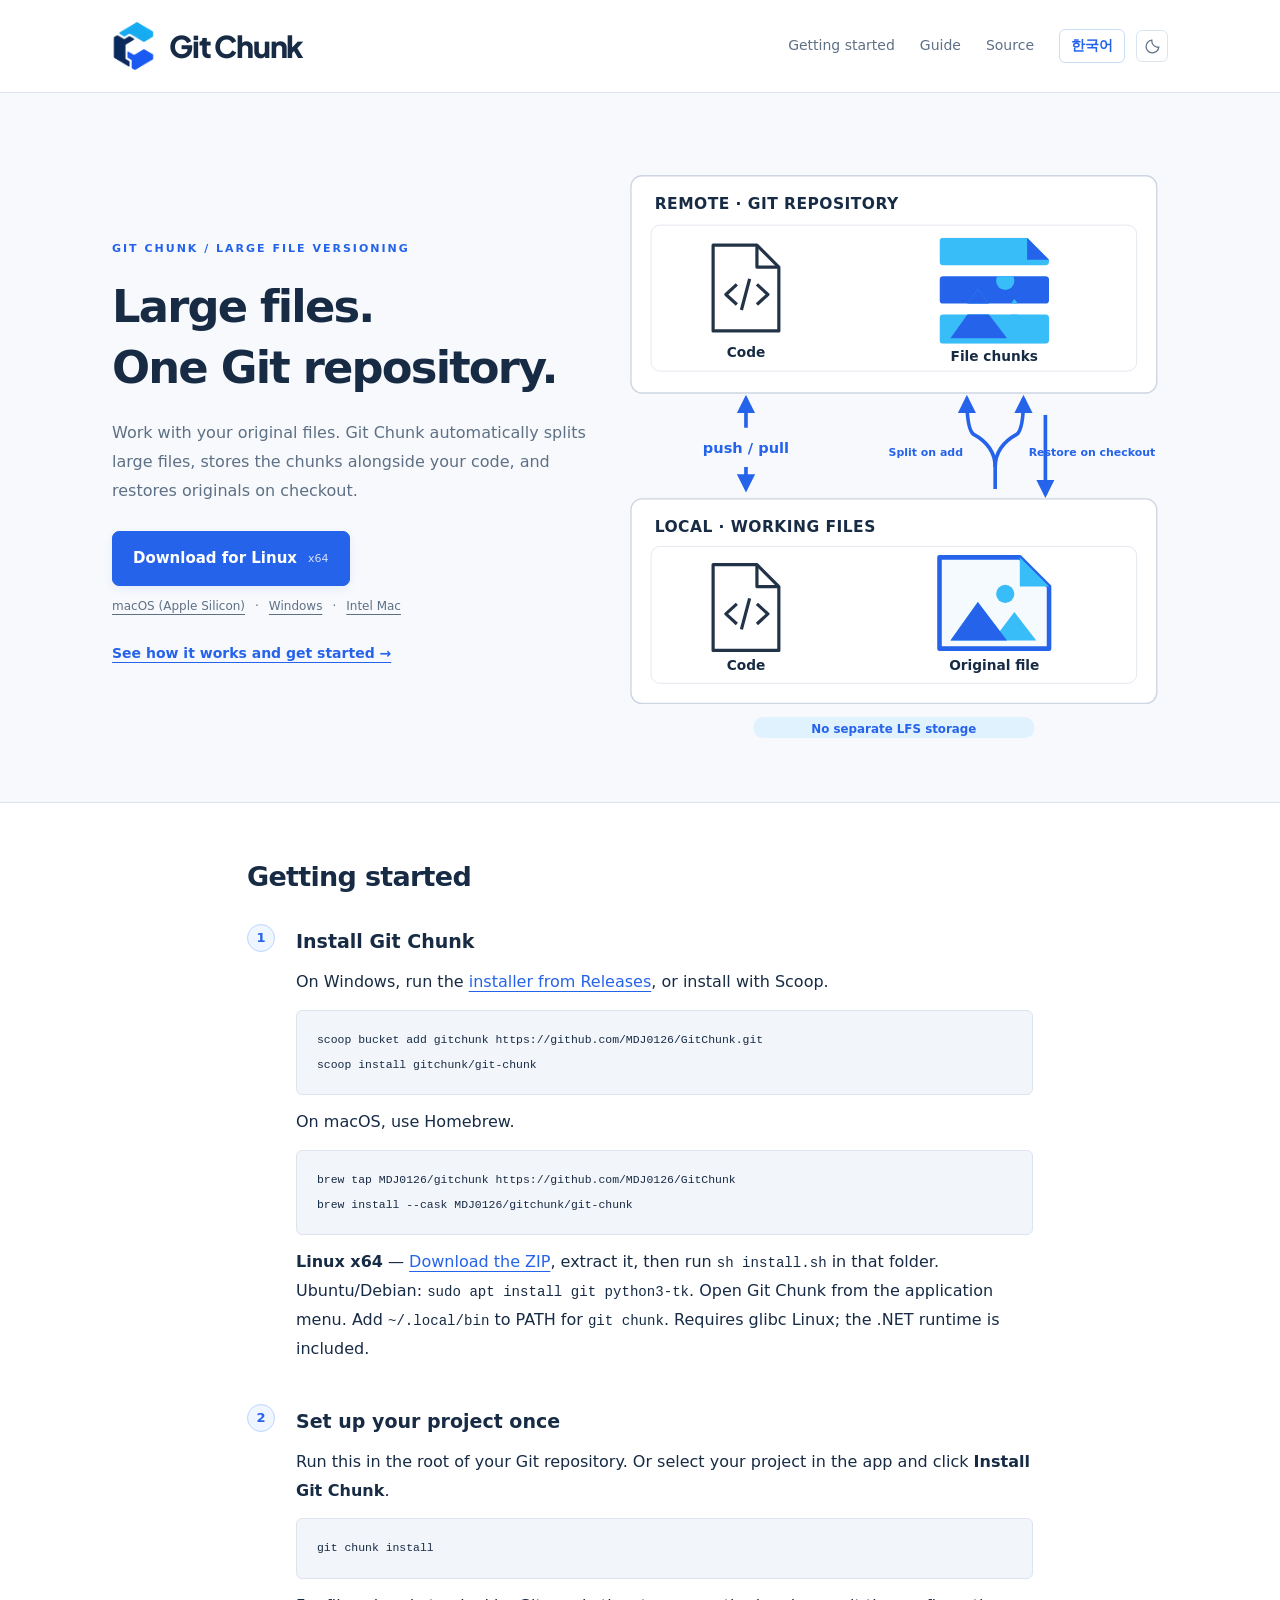
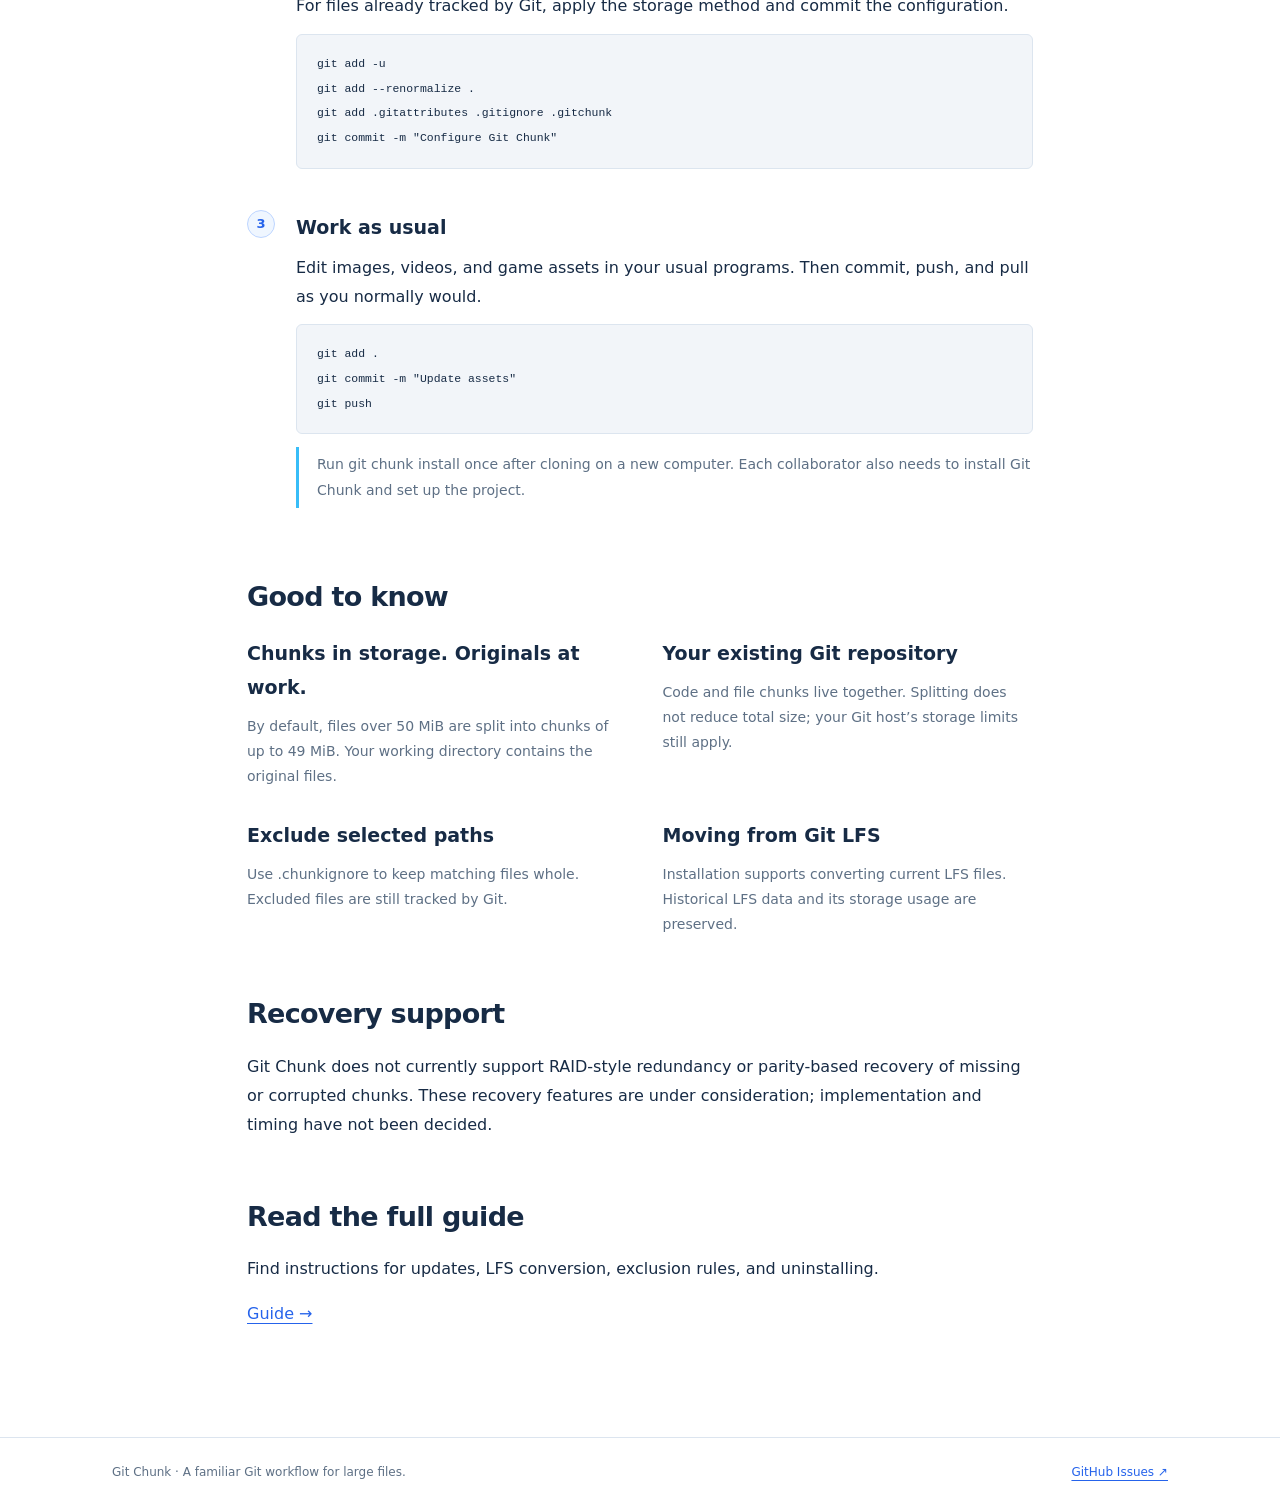
<file: docs/index.html>
<!doctype html><html lang="en"><head><meta charset="utf-8"><meta name="viewport" content="width=device-width,initial-scale=1"><title>Git Chunk — Documentation</title><meta name="description" content="Work with your original files. Git Chunk automatically splits large files, stores the chunks alongside your code, and restores originals on checkout."><link rel="icon" href="assets/git-chunk-symbol.svg" type="image/svg+xml"><script src="assets/theme.js"></script><script src="assets/download.js" defer></script><link rel="stylesheet" href="assets/site.css"><link rel="canonical" href="https://mdj0126.github.io/GitChunk/"><meta property="og:type" content="website"><meta property="og:site_name" content="Git Chunk"><meta property="og:title" content="Git Chunk — Documentation"><meta property="og:description" content="Work with your original files. Git Chunk automatically splits large files, stores the chunks alongside your code, and restores originals on checkout."><meta property="og:url" content="https://mdj0126.github.io/GitChunk/"><meta property="og:locale" content="en_US"><meta property="og:image" content="https://mdj0126.github.io/GitChunk/assets/git-chunk-og.png"><meta property="og:image:type" content="image/png"><meta property="og:image:width" content="1733"><meta property="og:image:height" content="908"><meta property="og:image:alt" content="Git Chunk — Large files. One Git repository. A blue chunk logo and a file split into pieces."><meta name="twitter:card" content="summary_large_image"><meta name="twitter:title" content="Git Chunk — Documentation"><meta name="twitter:description" content="Work with your original files. Git Chunk automatically splits large files, stores the chunks alongside your code, and restores originals on checkout."><meta name="twitter:image" content="https://mdj0126.github.io/GitChunk/assets/git-chunk-og.png"><meta name="twitter:image:alt" content="Git Chunk — Large files. One Git repository. A blue chunk logo and a file split into pieces."></head><body><header><div class="wrap header"><a class="brand" href="#" aria-label="Git Chunk"><img src="assets/git-chunk-symbol.svg" alt=""><span class="brand-name">Git Chunk</span></a><nav aria-label="Main navigation"><a href="#getting-started">Getting started</a><a href="guide.html">Guide</a><a href="https://github.com/MDJ0126/GitChunk">Source</a><a href="index.ko.html" lang="ko" hreflang="ko" class="language-switch" aria-label="한국어로 보기">한국어</a><button class="theme-toggle" type="button" aria-label="Switch to dark mode" aria-pressed="false"><svg class="moon-icon" width="17" height="17" viewBox="0 0 24 24" fill="none" stroke="currentColor" stroke-width="1.8" aria-hidden="true"><path d="M20.9 13A9 9 0 0 1 11 3.1 9 9 0 1 0 20.9 13Z"/></svg><svg class="sun-icon" width="17" height="17" viewBox="0 0 24 24" fill="none" stroke="currentColor" stroke-width="1.8" aria-hidden="true"><circle cx="12" cy="12" r="4"/><path d="M12 2v2m0 16v2M2 12h2m16 0h2M5 5l1.5 1.5m11 11L19 19M5 19l1.5-1.5m11-11L19 5"/></svg></button></nav></div></header><main><div class="hero"><div class="wrap hero-inner"><div class="intro"><span class="eyebrow">Git Chunk / Large file versioning</span><h1>Large files.<br>One Git repository.</h1><p>Work with your original files. Git Chunk automatically splits large files, stores the chunks alongside your code, and restores originals on checkout.</p><div class="download-actions"><a class="download-button" href="https://github.com/MDJ0126/GitChunk/releases/latest/download/GitChunk-Setup-win-x64.exe"><svg width="20" height="20" viewBox="0 0 24 24" fill="none" stroke="currentColor" stroke-width="2" aria-hidden="true"><path d="M12 3v12m-5-5 5 5 5-5M4 16v5h16v-5"/></svg>Download for Windows<span>x64</span></a><div class="download-alternatives"><span>macOS:</span> <a href="https://github.com/MDJ0126/GitChunk/releases/latest/download/GitChunk-osx-arm64.zip">Apple Silicon</a><span aria-hidden="true">·</span><a href="https://github.com/MDJ0126/GitChunk/releases/latest/download/GitChunk-osx-x64.zip">Intel</a><span aria-hidden="true">·</span><a href="https://github.com/MDJ0126/GitChunk/releases/latest/download/GitChunk-linux-x64.zip">Linux x64</a></div></div><a class="text-link" href="#getting-started">See how it works and get started →</a></div><svg class="workflow" xmlns="http://www.w3.org/2000/svg" viewBox="0 0 600 630" role="img" aria-labelledby="workflow-title"><title id="workflow-title">REMOTE · GIT REPOSITORY: Code, File chunks / LOCAL · WORKING FILES: Original file</title><defs><marker id="arrow" viewBox="0 0 10 10" refX="8" refY="5" markerWidth="5" markerHeight="5" orient="auto-start-reverse"><path d="M0 0 10 5 0 10Z" fill="#2563eb"/></marker><g id="document" fill="none" stroke="#233347" stroke-width="3.5" stroke-linejoin="round"><path d="M0 0H48L72 24V94H0Z"/><path d="M48 0V24H72"/><path d="m26 43-12 11 12 11m22-22 12 11-12 11m-8-28-9 34"/></g><g id="landscape"><circle cx="72" cy="35" r="10" fill="#38bdf8"/><path d="m12 86 30-42 24 32 16-21 24 31Z" fill="#38bdf8"/><path d="m12 86 30-42 32 42Z" fill="#2563eb"/></g><clipPath id="top"><rect width="120" height="30" rx="4"/></clipPath><clipPath id="mid"><rect y="30" width="120" height="30" rx="4"/></clipPath><clipPath id="bottom"><rect y="60" width="120" height="32" rx="4"/></clipPath></defs><rect x="12" y="14" width="576" height="238" rx="12" fill="#fff" stroke="#cdd6e2" stroke-width="1.5"/><text class="box-title" x="38" y="50">REMOTE · GIT REPOSITORY</text><rect x="34" y="68" width="532" height="160" rx="10" fill="none" stroke="#e1e6ed"/><use href="#document" x="102" y="90"/><text x="138" y="212">Code</text><g transform="translate(350 82)"><g clip-path="url(#top)"><path d="M0 0H96L120 24V92H0Z" fill="#38bdf8"/><path d="M96 0V24H120" fill="#2563eb"/></g><g transform="translate(0 12)" clip-path="url(#mid)"><rect width="120" height="92" fill="#2563eb"/><use href="#landscape"/></g><g transform="translate(0 24)" clip-path="url(#bottom)"><rect width="120" height="92" fill="#38bdf8"/><use href="#landscape"/></g></g><text x="410" y="217">File chunks</text><rect x="12" y="368" width="576" height="224" rx="12" fill="#fff" stroke="#cdd6e2" stroke-width="1.5"/><text class="box-title" x="38" y="404">LOCAL · WORKING FILES</text><rect x="34" y="420" width="532" height="150" rx="10" fill="none" stroke="#e1e6ed"/><use href="#document" x="102" y="440"/><text x="138" y="555">Code</text><g transform="translate(350 432)"><path d="M0 0H88L120 32V100H0Z" fill="#f5faff" stroke="#2563eb" stroke-width="5" stroke-linejoin="round"/><path d="M88 0V32H120" fill="#38bdf8"/><use href="#landscape" y="5"/></g><text x="410" y="555">Original file</text><g fill="none" stroke="#2563eb" stroke-width="4" marker-start="url(#arrow)" marker-end="url(#arrow)"><path d="M138 258V290M138 333V357"/></g><text class="flow-label" x="138" y="318">push / pull</text><g fill="none" stroke="#2563eb" stroke-width="4" marker-end="url(#arrow)"><path d="M411 357V333Q411 310 387 297Q380 291 380 258"/><path d="M411 333Q411 310 435 297Q442 291 442 258"/><path d="M466 276V363"/></g><text class="flow-label small" x="335" y="321">Split on add</text><text class="flow-label small" x="517" y="321">Restore on checkout</text><rect x="146" y="607" width="308" height="23" rx="11" fill="#e0f2fe"/><text class="pill-label" x="300" y="624">No separate LFS storage</text></svg></div></div><div class="wrap content"><section id="getting-started"><h2>Getting started</h2><div class="step"><span class="number">1</span><div><h3>Install Git Chunk</h3><p>On Windows, run the <a href="https://github.com/MDJ0126/GitChunk/releases/latest/download/GitChunk-Setup-win-x64.exe">installer from Releases</a>, or install with Scoop.</p><pre><code>scoop bucket add gitchunk https://github.com/MDJ0126/GitChunk.git
scoop install gitchunk/git-chunk</code></pre><p>On macOS, use Homebrew.</p><pre><code>brew tap MDJ0126/gitchunk https://github.com/MDJ0126/GitChunk
brew install --cask MDJ0126/gitchunk/git-chunk</code></pre><p><strong>Linux x64</strong> — <a href="https://github.com/MDJ0126/GitChunk/releases/latest/download/GitChunk-linux-x64.zip">Download the ZIP</a>, extract it, then run <code>sh install.sh</code> in that folder. Ubuntu/Debian: <code>sudo apt install git python3-tk</code>. Open Git Chunk from the application menu. Add <code>~/.local/bin</code> to PATH for <code>git chunk</code>. Requires glibc Linux; the .NET runtime is included.</p></div></div><div class="step"><span class="number">2</span><div><h3>Set up your project once</h3><p>Run this in the root of your Git repository. Or select your project in the app and click <strong>Install Git Chunk</strong>.</p><pre><code>git chunk install</code></pre><p>For files already tracked by Git, apply the storage method and commit the configuration.</p><pre><code>git add -u
git add --renormalize .
git add .gitattributes .gitignore .gitchunk
git commit -m "Configure Git Chunk"</code></pre></div></div><div class="step"><span class="number">3</span><div><h3>Work as usual</h3><p>Edit images, videos, and game assets in your usual programs. Then commit, push, and pull as you normally would.</p><pre><code>git add .
git commit -m "Update assets"
git push</code></pre><p class="note">Run git chunk install once after cloning on a new computer. Each collaborator also needs to install Git Chunk and set up the project.</p></div></div></section><section><h2>Good to know</h2><div class="facts"><div><h3>Chunks in storage. Originals at work.</h3><p>By default, files over 50 MiB are split into chunks of up to 49 MiB. Your working directory contains the original files.</p></div><div><h3>Your existing Git repository</h3><p>Code and file chunks live together. Splitting does not reduce total size; your Git host’s storage limits still apply.</p></div><div><h3>Exclude selected paths</h3><p>Use .chunkignore to keep matching files whole. Excluded files are still tracked by Git.</p></div><div><h3>Moving from Git LFS</h3><p>Installation supports converting current LFS files. Historical LFS data and its storage usage are preserved.</p></div></div></section><section><h2>Recovery support</h2><p>Git Chunk does not currently support RAID-style redundancy or parity-based recovery of missing or corrupted chunks. These recovery features are under consideration; implementation and timing have not been decided.</p></section><section><h2>Read the full guide</h2><p>Find instructions for updates, LFS conversion, exclusion rules, and uninstalling.</p><a href="guide.html">Guide →</a></section></div></main><footer><div class="wrap footer-inner"><span>Git Chunk · A familiar Git workflow for large files.</span><a href="https://github.com/MDJ0126/GitChunk/issues">GitHub Issues ↗</a></div></footer></body></html>
</file>
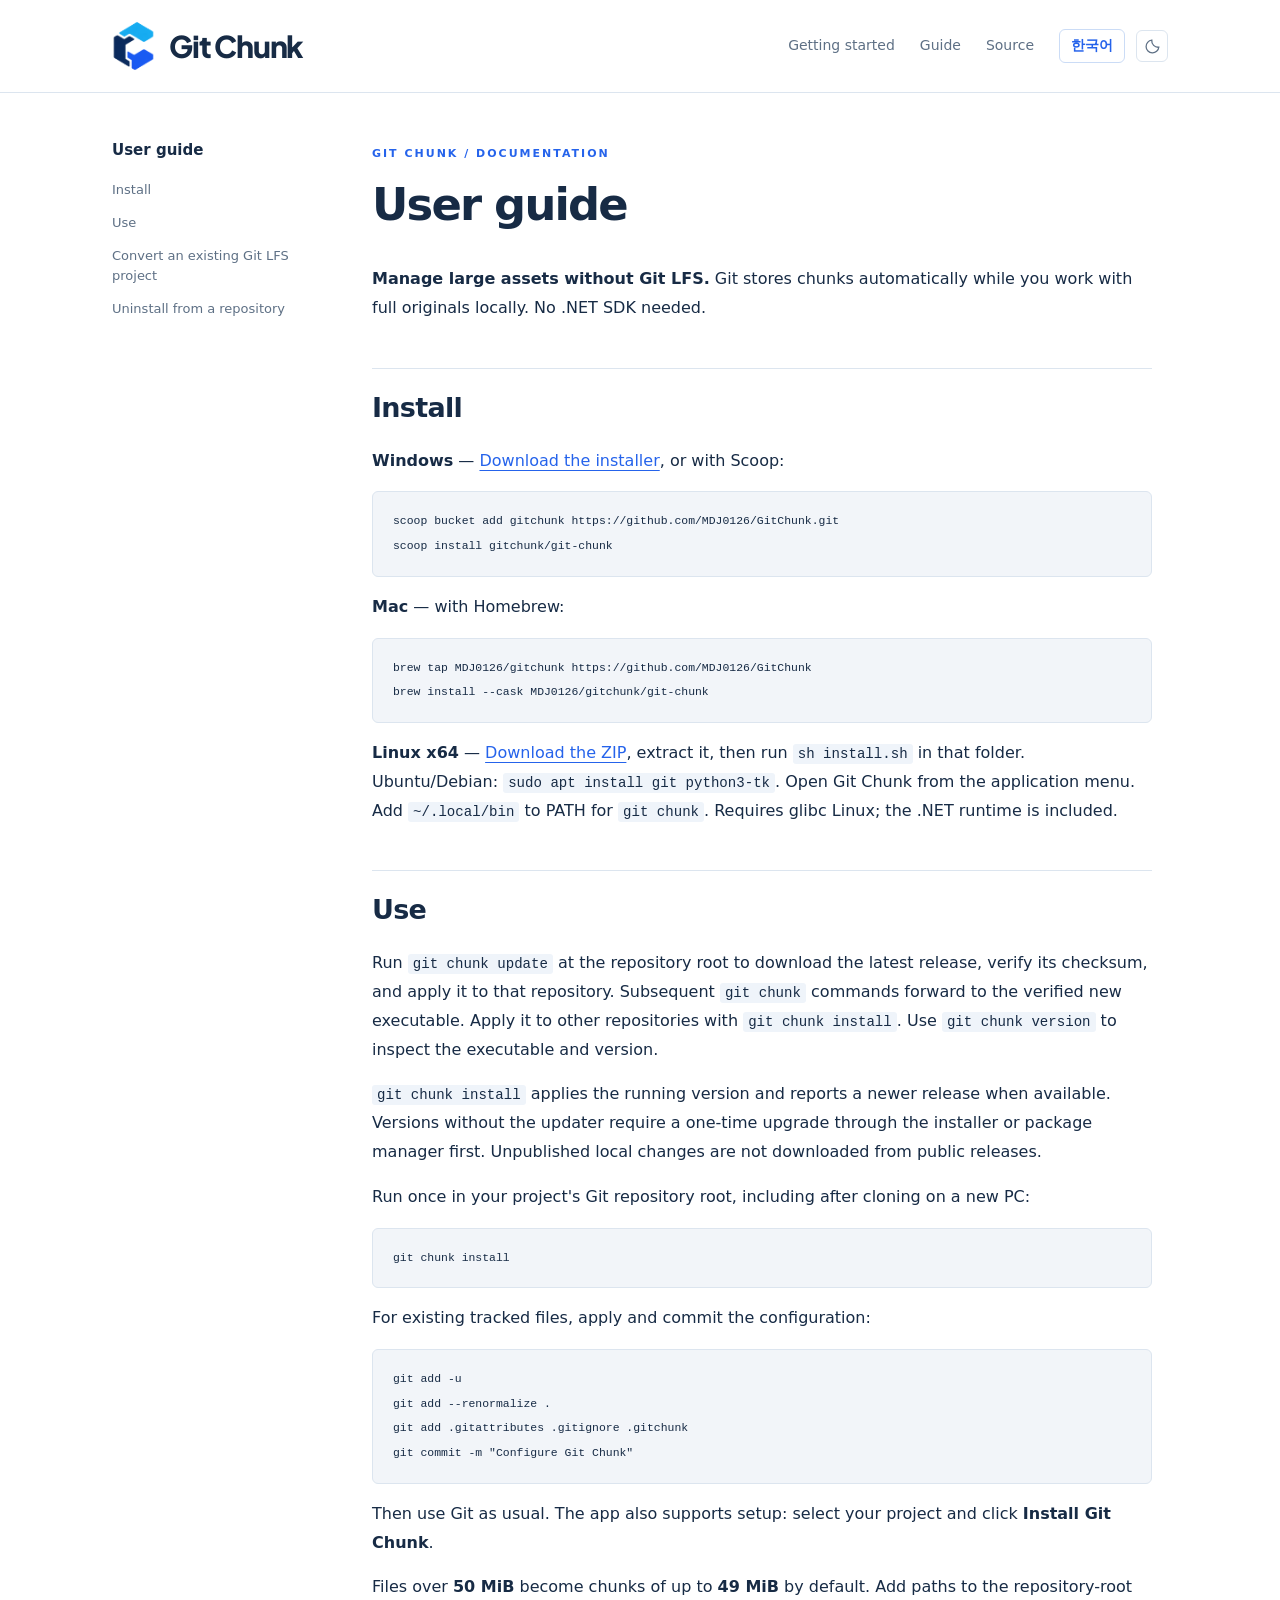
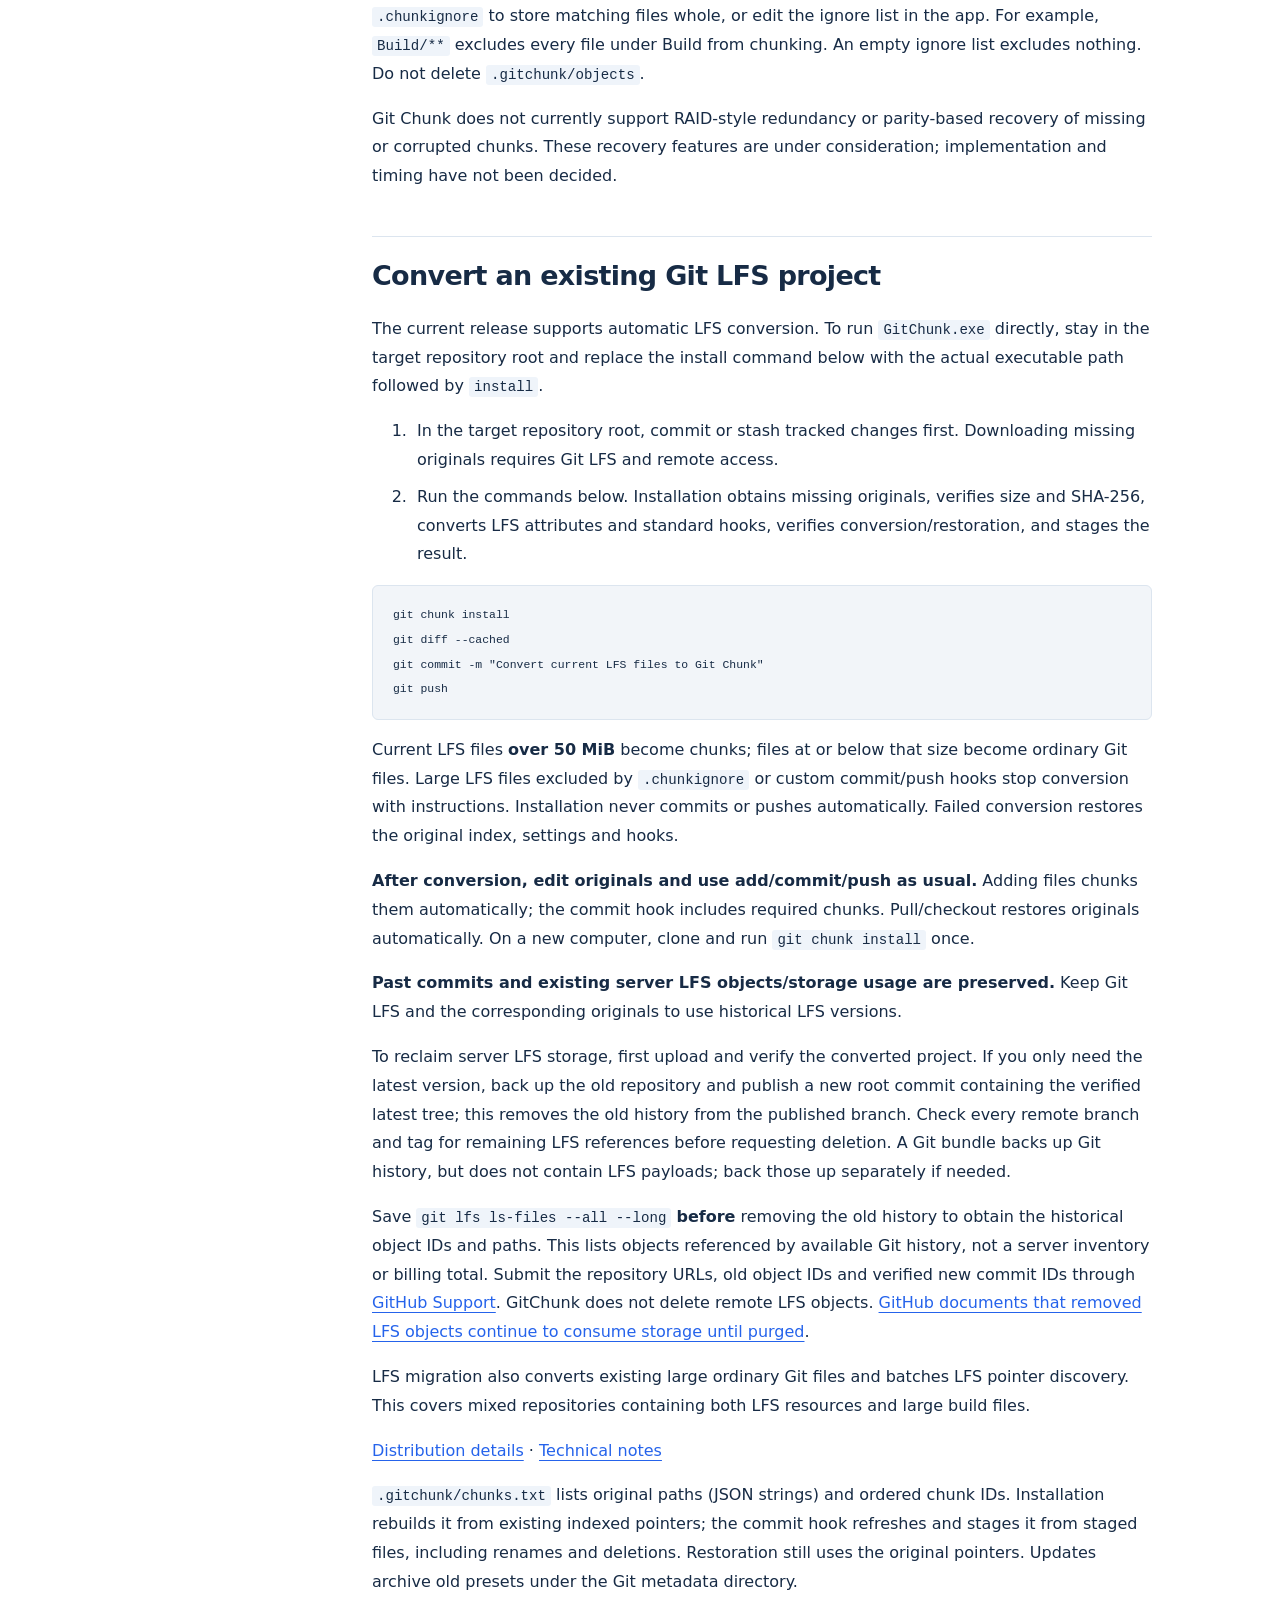
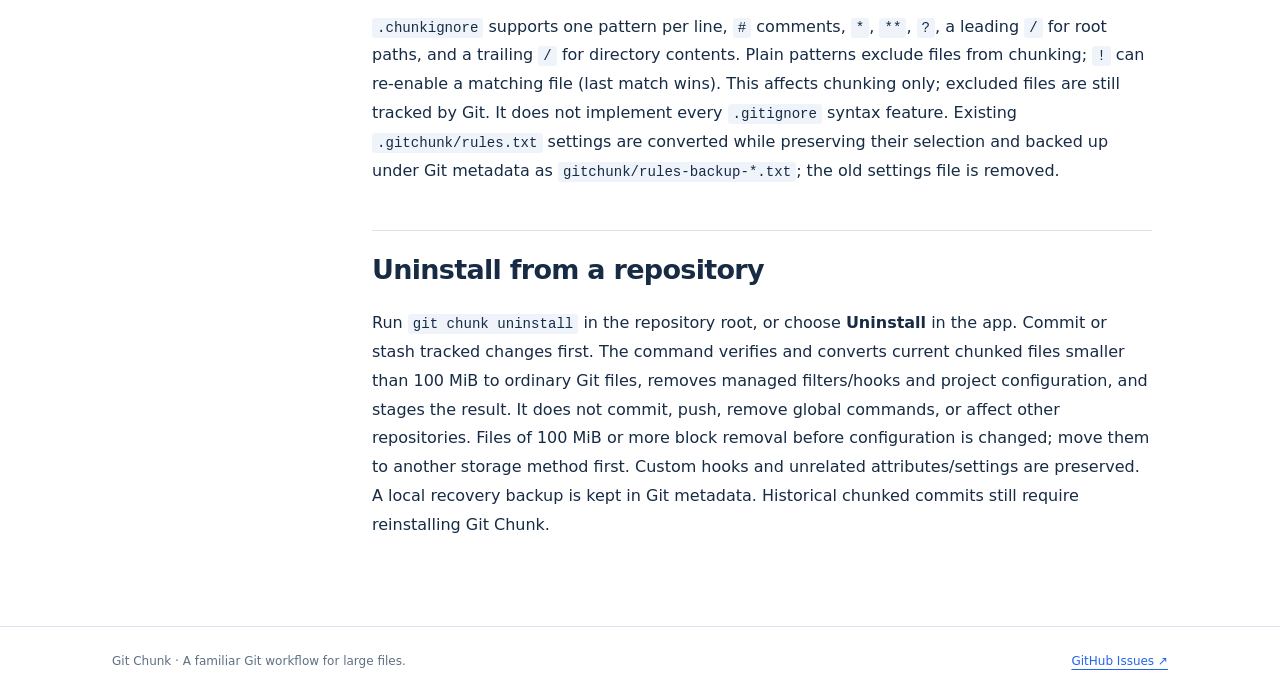
<file: docs/guide.html>
<!doctype html><html lang="en"><head><meta charset="utf-8"><meta name="viewport" content="width=device-width,initial-scale=1"><title>Git Chunk — User guide</title><meta name="description" content="Install, use, update, migrate from LFS, and uninstall Git Chunk"><link rel="icon" href="assets/git-chunk-symbol.svg" type="image/svg+xml"><script src="assets/theme.js"></script><link rel="stylesheet" href="assets/site.css"><link rel="canonical" href="https://mdj0126.github.io/GitChunk/guide.html"><meta property="og:type" content="website"><meta property="og:site_name" content="Git Chunk"><meta property="og:title" content="Git Chunk — User guide"><meta property="og:description" content="Install, use, update, and migrate to Git Chunk."><meta property="og:url" content="https://mdj0126.github.io/GitChunk/guide.html"><meta property="og:locale" content="en_US"><meta property="og:image" content="https://mdj0126.github.io/GitChunk/assets/git-chunk-og.png"><meta property="og:image:type" content="image/png"><meta property="og:image:width" content="1733"><meta property="og:image:height" content="908"><meta property="og:image:alt" content="Git Chunk — Large files. One Git repository. A blue chunk logo and a file split into pieces."><meta name="twitter:card" content="summary_large_image"><meta name="twitter:title" content="Git Chunk — User guide"><meta name="twitter:description" content="Install, use, update, and migrate to Git Chunk."><meta name="twitter:image" content="https://mdj0126.github.io/GitChunk/assets/git-chunk-og.png"><meta name="twitter:image:alt" content="Git Chunk — Large files. One Git repository. A blue chunk logo and a file split into pieces."></head><body><header><div class="wrap header"><a class="brand" href="index.html" aria-label="Git Chunk"><img src="assets/git-chunk-symbol.svg" alt=""><span class="brand-name">Git Chunk</span></a><nav aria-label="Main navigation"><a href="index.html#getting-started">Getting started</a><a href="guide.html">Guide</a><a href="https://github.com/MDJ0126/GitChunk">Source</a><a href="guide.ko.html" lang="ko" hreflang="ko" class="language-switch" aria-label="한국어로 보기">한국어</a><button class="theme-toggle" type="button" aria-label="Switch to dark mode" aria-pressed="false"><svg class="moon-icon" width="17" height="17" viewBox="0 0 24 24" fill="none" stroke="currentColor" stroke-width="1.8" aria-hidden="true"><path d="M20.9 13A9 9 0 0 1 11 3.1 9 9 0 1 0 20.9 13Z"/></svg><svg class="sun-icon" width="17" height="17" viewBox="0 0 24 24" fill="none" stroke="currentColor" stroke-width="1.8" aria-hidden="true"><circle cx="12" cy="12" r="4"/><path d="M12 2v2m0 16v2M2 12h2m16 0h2M5 5l1.5 1.5m11 11L19 19M5 19l1.5-1.5m11-11L19 5"/></svg></button></nav></div></header><main class="wrap guide-layout"><aside class="guide-toc" aria-label="Contents"><strong>User guide</strong><a href="#install">Install</a>
<a href="#use">Use</a>
<a href="#convert-an-existing-git-lfs-project">Convert an existing Git LFS project</a>
<a href="#uninstall-from-a-repository">Uninstall from a repository</a></aside><article class="guide-article"><span class="eyebrow">Git Chunk / Documentation</span><h1>User guide</h1><p><strong>Manage large assets without Git LFS.</strong> Git stores chunks automatically while you work with full originals locally. No .NET SDK needed.</p>
<h2 id="install">Install</h2>
<p><strong>Windows</strong> — <a href="https://github.com/MDJ0126/GitChunk/releases/latest">Download the installer</a>, or with Scoop:</p>
<pre><code class="language-powershell">scoop bucket add gitchunk https://github.com/MDJ0126/GitChunk.git
scoop install gitchunk/git-chunk</code></pre>
<p><strong>Mac</strong> — with Homebrew:</p>
<pre><code class="language-bash">brew tap MDJ0126/gitchunk https://github.com/MDJ0126/GitChunk
brew install --cask MDJ0126/gitchunk/git-chunk</code></pre><p><strong>Linux x64</strong> — <a href="https://github.com/MDJ0126/GitChunk/releases/latest/download/GitChunk-linux-x64.zip">Download the ZIP</a>, extract it, then run <code>sh install.sh</code> in that folder. Ubuntu/Debian: <code>sudo apt install git python3-tk</code>. Open Git Chunk from the application menu. Add <code>~/.local/bin</code> to PATH for <code>git chunk</code>. Requires glibc Linux; the .NET runtime is included.</p>
<h2 id="use">Use</h2>
<p>Run <code>git chunk update</code> at the repository root to download the latest release, verify its checksum, and apply it to that repository. Subsequent <code>git chunk</code> commands forward to the verified new executable. Apply it to other repositories with <code>git chunk install</code>. Use <code>git chunk version</code> to inspect the executable and version.</p>
<p><code>git chunk install</code> applies the running version and reports a newer release when available. Versions without the updater require a one-time upgrade through the installer or package manager first. Unpublished local changes are not downloaded from public releases.</p>
<p>Run once in your project's Git repository root, including after cloning on a new PC:</p>
<pre><code class="language-bash">git chunk install</code></pre>
<p>For existing tracked files, apply and commit the configuration:</p>
<pre><code class="language-bash">git add -u
git add --renormalize .
git add .gitattributes .gitignore .gitchunk
git commit -m &quot;Configure Git Chunk&quot;</code></pre>
<p>Then use Git as usual. The app also supports setup: select your project and click <strong>Install Git Chunk</strong>.</p>
<p>Files over <strong>50 MiB</strong> become chunks of up to <strong>49 MiB</strong> by default. Add paths to the repository-root <code>.chunkignore</code> to store matching files whole, or edit the ignore list in the app. For example, <code>Build/**</code> excludes every file under Build from chunking. An empty ignore list excludes nothing. Do not delete <code>.gitchunk/objects</code>.</p>
<p>Git Chunk does not currently support RAID-style redundancy or parity-based recovery of missing or corrupted chunks. These recovery features are under consideration; implementation and timing have not been decided.</p>
<h2 id="convert-an-existing-git-lfs-project">Convert an existing Git LFS project</h2>
<p>The current release supports automatic LFS conversion. To run <code>GitChunk.exe</code> directly, stay in the target repository root and replace the install command below with the actual executable path followed by <code>install</code>.</p>
<ol>
<li>In the target repository root, commit or stash tracked changes first. Downloading missing originals requires Git LFS and remote access.</li>
<li>Run the commands below. Installation obtains missing originals, verifies size and SHA-256, converts LFS attributes and standard hooks, verifies conversion/restoration, and stages the result.</li>
</ol>
<pre><code class="language-bash">git chunk install
git diff --cached
git commit -m &quot;Convert current LFS files to Git Chunk&quot;
git push</code></pre>
<p>Current LFS files <strong>over 50 MiB</strong> become chunks; files at or below that size become ordinary Git files. Large LFS files excluded by <code>.chunkignore</code> or custom commit/push hooks stop conversion with instructions. Installation never commits or pushes automatically. Failed conversion restores the original index, settings and hooks.</p>
<p><strong>After conversion, edit originals and use add/commit/push as usual.</strong> Adding files chunks them automatically; the commit hook includes required chunks. Pull/checkout restores originals automatically. On a new computer, clone and run <code>git chunk install</code> once.</p>
<p><strong>Past commits and existing server LFS objects/storage usage are preserved.</strong> Keep Git LFS and the corresponding originals to use historical LFS versions.</p>
<p>To reclaim server LFS storage, first upload and verify the converted project. If you only need the latest version, back up the old repository and publish a new root commit containing the verified latest tree; this removes the old history from the published branch. Check every remote branch and tag for remaining LFS references before requesting deletion. A Git bundle backs up Git history, but does not contain LFS payloads; back those up separately if needed.</p>
<p>Save <code>git lfs ls-files --all --long</code> <strong>before</strong> removing the old history to obtain the historical object IDs and paths. This lists objects referenced by available Git history, not a server inventory or billing total. Submit the repository URLs, old object IDs and verified new commit IDs through <a href="https://support.github.com/">GitHub Support</a>. GitChunk does not delete remote LFS objects. <a href="https://docs.github.com/en/repositories/working-with-files/managing-large-files/removing-files-from-git-large-file-storage">GitHub documents that removed LFS objects continue to consume storage until purged</a>.</p>
<p>LFS migration also converts existing large ordinary Git files and batches LFS pointer discovery. This covers mixed repositories containing both LFS resources and large build files.</p>
<p><a href="https://github.com/MDJ0126/GitChunk/blob/main/Packaging/README.md">Distribution details</a> · <a href="https://github.com/MDJ0126/GitChunk/blob/main/INSTRUCTIONS.md">Technical notes</a></p>
<p><code>.gitchunk/chunks.txt</code> lists original paths (JSON strings) and ordered chunk IDs. Installation rebuilds it from existing indexed pointers; the commit hook refreshes and stages it from staged files, including renames and deletions. Restoration still uses the original pointers. Updates archive old presets under the Git metadata directory.</p>
<p><code>.chunkignore</code> supports one pattern per line, <code>#</code> comments, <code>*</code>, <code>**</code>, <code>?</code>, a leading <code>/</code> for root paths, and a trailing <code>/</code> for directory contents. Plain patterns exclude files from chunking; <code>!</code> can re-enable a matching file (last match wins). This affects chunking only; excluded files are still tracked by Git. It does not implement every <code>.gitignore</code> syntax feature. Existing <code>.gitchunk/rules.txt</code> settings are converted while preserving their selection and backed up under Git metadata as <code>gitchunk/rules-backup-*.txt</code>; the old settings file is removed.</p>
<h2 id="uninstall-from-a-repository">Uninstall from a repository</h2>
<p>Run <code>git chunk uninstall</code> in the repository root, or choose <strong>Uninstall</strong> in the app. Commit or stash tracked changes first. The command verifies and converts current chunked files smaller than 100 MiB to ordinary Git files, removes managed filters/hooks and project configuration, and stages the result. It does not commit, push, remove global commands, or affect other repositories. Files of 100 MiB or more block removal before configuration is changed; move them to another storage method first. Custom hooks and unrelated attributes/settings are preserved. A local recovery backup is kept in Git metadata. Historical chunked commits still require reinstalling Git Chunk.</p></article></main><footer><div class="wrap footer-inner"><span>Git Chunk · A familiar Git workflow for large files.</span><a href="https://github.com/MDJ0126/GitChunk/issues">GitHub Issues ↗</a></div></footer></body></html>
</file>
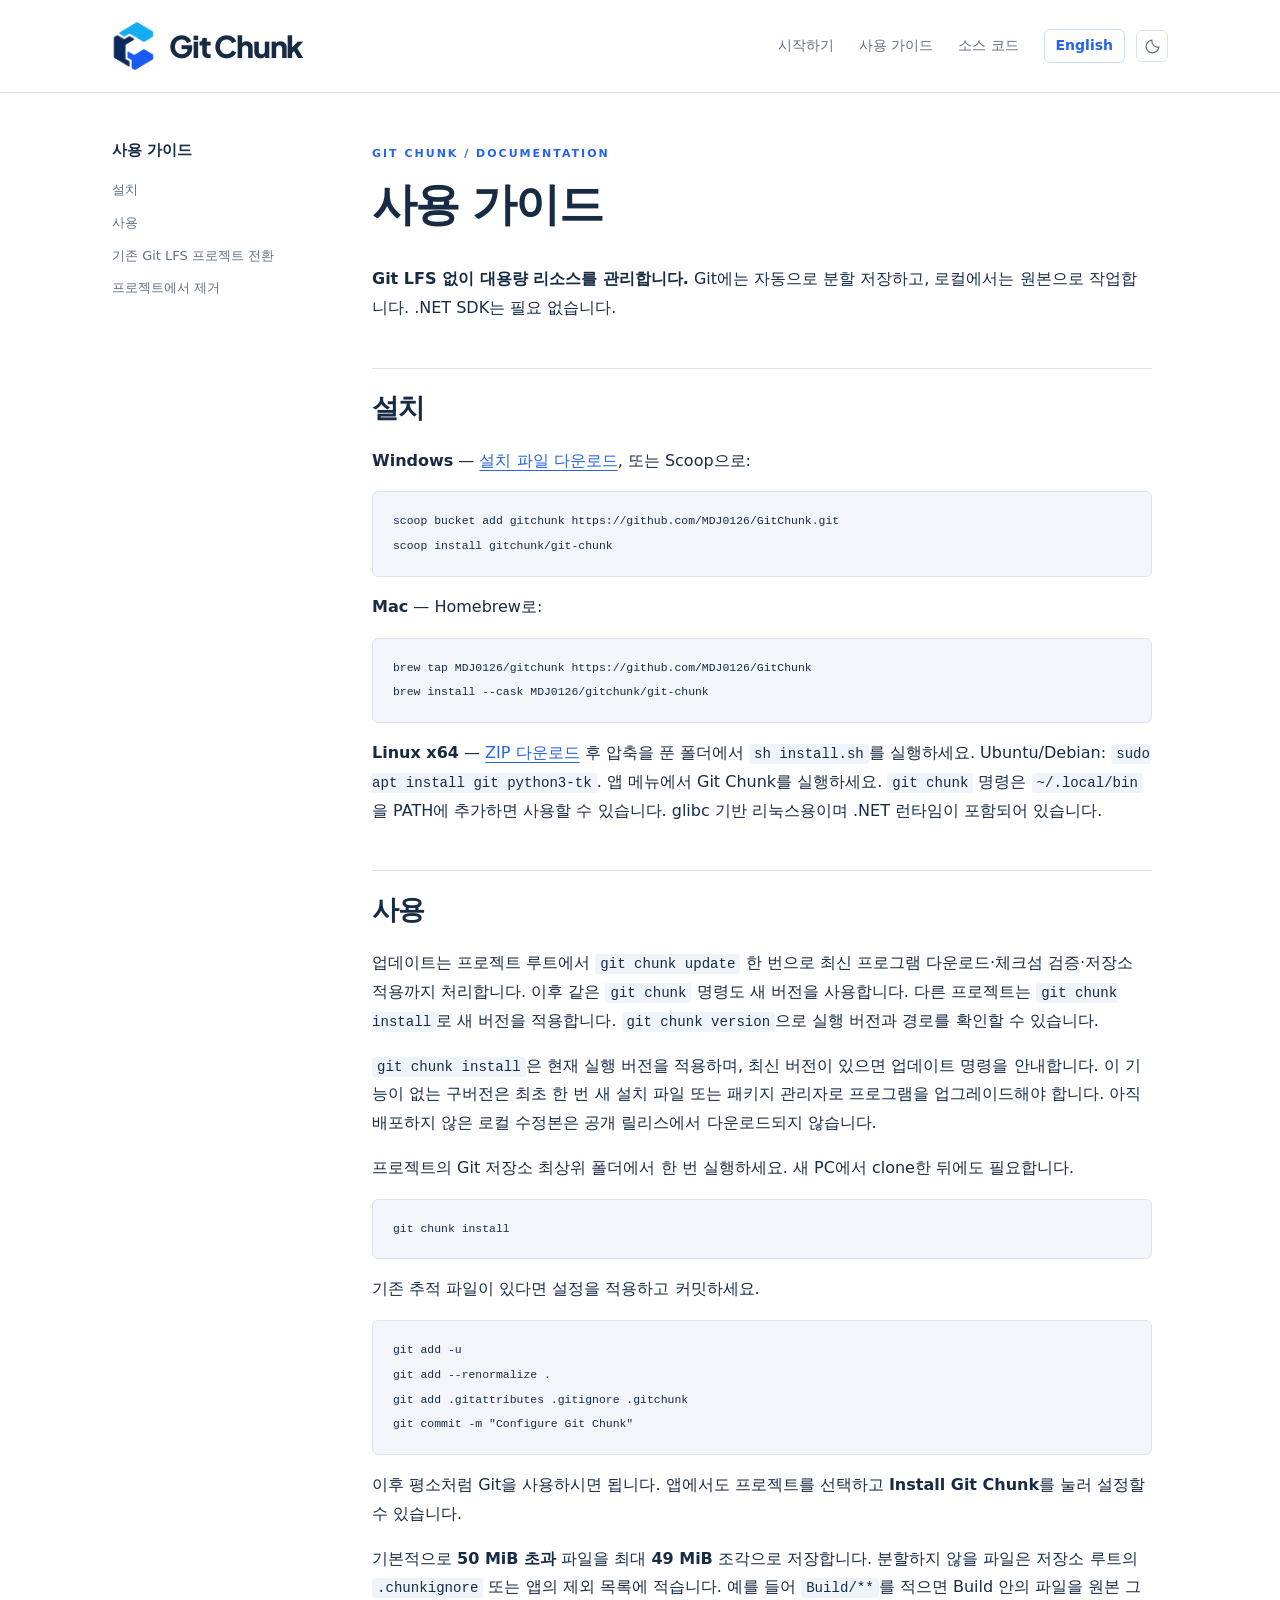
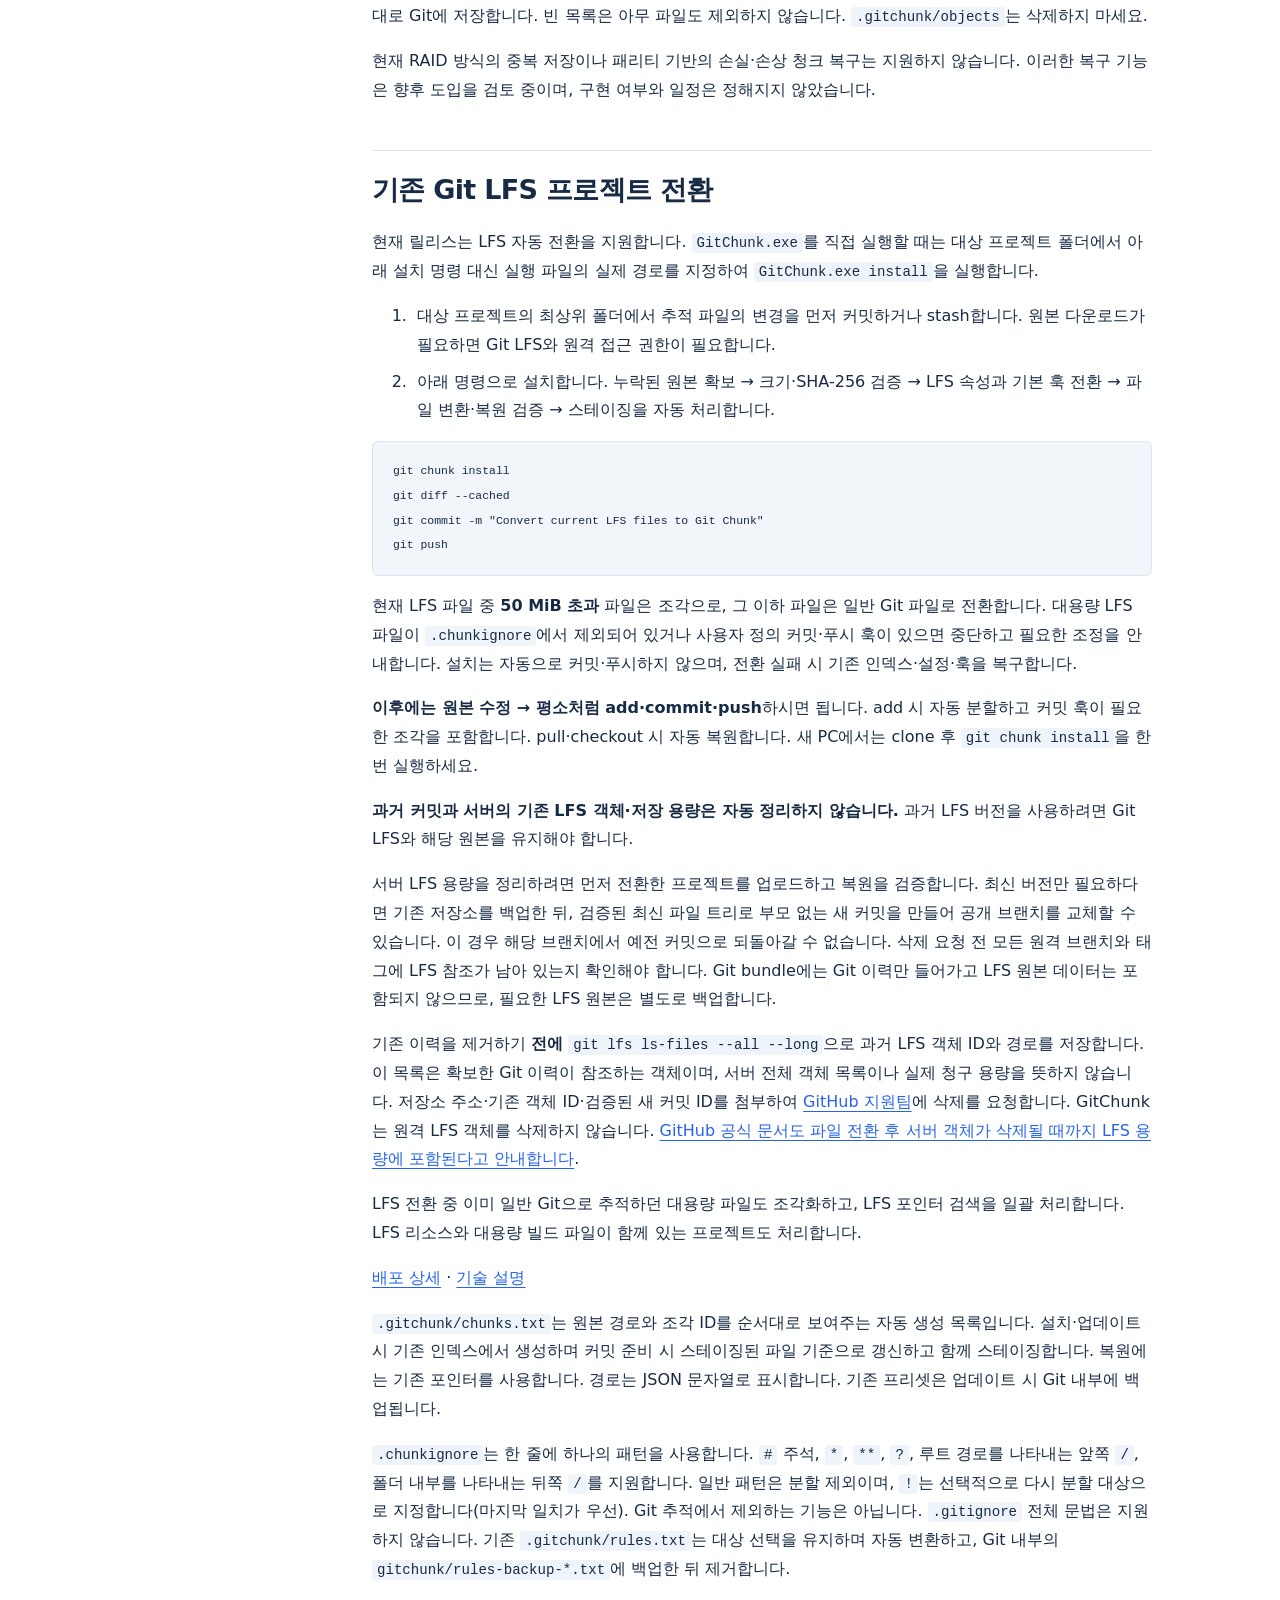
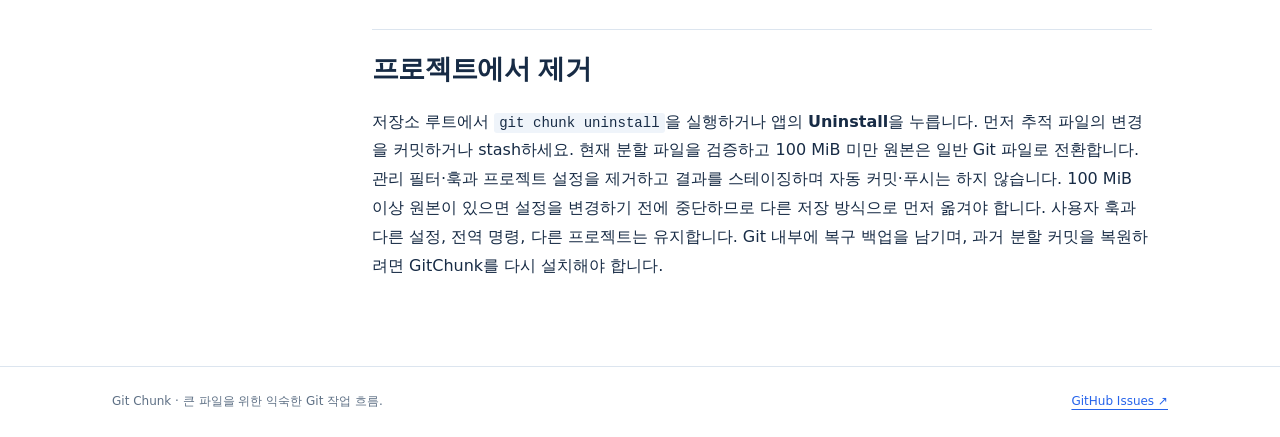
<file: docs/guide.ko.html>
<!doctype html><html lang="ko"><head><meta charset="utf-8"><meta name="viewport" content="width=device-width,initial-scale=1"><title>Git Chunk — 사용 가이드</title><meta name="description" content="Git Chunk 설치, 사용, 업데이트, LFS 전환 및 제거 안내"><link rel="icon" href="assets/git-chunk-symbol.svg" type="image/svg+xml"><script src="assets/theme.js"></script><link rel="stylesheet" href="assets/site.css"><link rel="canonical" href="https://mdj0126.github.io/GitChunk/guide.ko.html"><meta property="og:type" content="website"><meta property="og:site_name" content="Git Chunk"><meta property="og:title" content="Git Chunk — 사용 가이드"><meta property="og:description" content="Git Chunk 설치, 사용, 업데이트 및 LFS 전환 안내"><meta property="og:url" content="https://mdj0126.github.io/GitChunk/guide.ko.html"><meta property="og:locale" content="ko_KR"><meta property="og:image" content="https://mdj0126.github.io/GitChunk/assets/git-chunk-og.png"><meta property="og:image:type" content="image/png"><meta property="og:image:width" content="1733"><meta property="og:image:height" content="908"><meta property="og:image:alt" content="Git Chunk — Large files. One Git repository. A blue chunk logo and a file split into pieces."><meta name="twitter:card" content="summary_large_image"><meta name="twitter:title" content="Git Chunk — 사용 가이드"><meta name="twitter:description" content="Git Chunk 설치, 사용, 업데이트 및 LFS 전환 안내"><meta name="twitter:image" content="https://mdj0126.github.io/GitChunk/assets/git-chunk-og.png"><meta name="twitter:image:alt" content="Git Chunk — Large files. One Git repository. A blue chunk logo and a file split into pieces."></head><body><header><div class="wrap header"><a class="brand" href="index.ko.html" aria-label="Git Chunk"><img src="assets/git-chunk-symbol.svg" alt=""><span class="brand-name">Git Chunk</span></a><nav aria-label="주 메뉴"><a href="index.ko.html#getting-started">시작하기</a><a href="guide.ko.html">사용 가이드</a><a href="https://github.com/MDJ0126/GitChunk">소스 코드</a><a href="guide.html" lang="en" hreflang="en" class="language-switch" aria-label="View in English">English</a><button class="theme-toggle" type="button" aria-label="Switch to dark mode" aria-pressed="false"><svg class="moon-icon" width="17" height="17" viewBox="0 0 24 24" fill="none" stroke="currentColor" stroke-width="1.8" aria-hidden="true"><path d="M20.9 13A9 9 0 0 1 11 3.1 9 9 0 1 0 20.9 13Z"/></svg><svg class="sun-icon" width="17" height="17" viewBox="0 0 24 24" fill="none" stroke="currentColor" stroke-width="1.8" aria-hidden="true"><circle cx="12" cy="12" r="4"/><path d="M12 2v2m0 16v2M2 12h2m16 0h2M5 5l1.5 1.5m11 11L19 19M5 19l1.5-1.5m11-11L19 5"/></svg></button></nav></div></header><main class="wrap guide-layout"><aside class="guide-toc" aria-label="목차"><strong>사용 가이드</strong><a href="#설치">설치</a>
<a href="#사용">사용</a>
<a href="#기존-git-lfs-프로젝트-전환">기존 Git LFS 프로젝트 전환</a>
<a href="#프로젝트에서-제거">프로젝트에서 제거</a></aside><article class="guide-article"><span class="eyebrow">Git Chunk / Documentation</span><h1>사용 가이드</h1><p><strong>Git LFS 없이 대용량 리소스를 관리합니다.</strong> Git에는 자동으로 분할 저장하고, 로컬에서는 원본으로 작업합니다. .NET SDK는 필요 없습니다.</p>
<h2 id="설치">설치</h2>
<p><strong>Windows</strong> — <a href="https://github.com/MDJ0126/GitChunk/releases/latest">설치 파일 다운로드</a>, 또는 Scoop으로:</p>
<pre><code class="language-powershell">scoop bucket add gitchunk https://github.com/MDJ0126/GitChunk.git
scoop install gitchunk/git-chunk</code></pre>
<p><strong>Mac</strong> — Homebrew로:</p>
<pre><code class="language-bash">brew tap MDJ0126/gitchunk https://github.com/MDJ0126/GitChunk
brew install --cask MDJ0126/gitchunk/git-chunk</code></pre><p><strong>Linux x64</strong> — <a href="https://github.com/MDJ0126/GitChunk/releases/latest/download/GitChunk-linux-x64.zip">ZIP 다운로드</a> 후 압축을 푼 폴더에서 <code>sh install.sh</code>를 실행하세요. Ubuntu/Debian: <code>sudo apt install git python3-tk</code>. 앱 메뉴에서 Git Chunk를 실행하세요. <code>git chunk</code> 명령은 <code>~/.local/bin</code>을 PATH에 추가하면 사용할 수 있습니다. glibc 기반 리눅스용이며 .NET 런타임이 포함되어 있습니다.</p>
<h2 id="사용">사용</h2>
<p>업데이트는 프로젝트 루트에서 <code>git chunk update</code> 한 번으로 최신 프로그램 다운로드·체크섬 검증·저장소 적용까지 처리합니다. 이후 같은 <code>git chunk</code> 명령도 새 버전을 사용합니다. 다른 프로젝트는 <code>git chunk install</code>로 새 버전을 적용합니다. <code>git chunk version</code>으로 실행 버전과 경로를 확인할 수 있습니다.</p>
<p><code>git chunk install</code>은 현재 실행 버전을 적용하며, 최신 버전이 있으면 업데이트 명령을 안내합니다. 이 기능이 없는 구버전은 최초 한 번 새 설치 파일 또는 패키지 관리자로 프로그램을 업그레이드해야 합니다. 아직 배포하지 않은 로컬 수정본은 공개 릴리스에서 다운로드되지 않습니다.</p>
<p>프로젝트의 Git 저장소 최상위 폴더에서 한 번 실행하세요. 새 PC에서 clone한 뒤에도 필요합니다.</p>
<pre><code class="language-bash">git chunk install</code></pre>
<p>기존 추적 파일이 있다면 설정을 적용하고 커밋하세요.</p>
<pre><code class="language-bash">git add -u
git add --renormalize .
git add .gitattributes .gitignore .gitchunk
git commit -m &quot;Configure Git Chunk&quot;</code></pre>
<p>이후 평소처럼 Git을 사용하시면 됩니다. 앱에서도 프로젝트를 선택하고 <strong>Install Git Chunk</strong>를 눌러 설정할 수 있습니다.</p>
<p>기본적으로 <strong>50 MiB 초과</strong> 파일을 최대 <strong>49 MiB</strong> 조각으로 저장합니다. 분할하지 않을 파일은 저장소 루트의 <code>.chunkignore</code> 또는 앱의 제외 목록에 적습니다. 예를 들어 <code>Build/**</code>를 적으면 Build 안의 파일을 원본 그대로 Git에 저장합니다. 빈 목록은 아무 파일도 제외하지 않습니다. <code>.gitchunk/objects</code>는 삭제하지 마세요.</p>
<p>현재 RAID 방식의 중복 저장이나 패리티 기반의 손실·손상 청크 복구는 지원하지 않습니다. 이러한 복구 기능은 향후 도입을 검토 중이며, 구현 여부와 일정은 정해지지 않았습니다.</p>
<h2 id="기존-git-lfs-프로젝트-전환">기존 Git LFS 프로젝트 전환</h2>
<p>현재 릴리스는 LFS 자동 전환을 지원합니다. <code>GitChunk.exe</code>를 직접 실행할 때는 대상 프로젝트 폴더에서 아래 설치 명령 대신 실행 파일의 실제 경로를 지정하여 <code>GitChunk.exe install</code>을 실행합니다.</p>
<ol>
<li>대상 프로젝트의 최상위 폴더에서 추적 파일의 변경을 먼저 커밋하거나 stash합니다. 원본 다운로드가 필요하면 Git LFS와 원격 접근 권한이 필요합니다.</li>
<li>아래 명령으로 설치합니다. 누락된 원본 확보 → 크기·SHA-256 검증 → LFS 속성과 기본 훅 전환 → 파일 변환·복원 검증 → 스테이징을 자동 처리합니다.</li>
</ol>
<pre><code class="language-bash">git chunk install
git diff --cached
git commit -m &quot;Convert current LFS files to Git Chunk&quot;
git push</code></pre>
<p>현재 LFS 파일 중 <strong>50 MiB 초과</strong> 파일은 조각으로, 그 이하 파일은 일반 Git 파일로 전환합니다. 대용량 LFS 파일이 <code>.chunkignore</code>에서 제외되어 있거나 사용자 정의 커밋·푸시 훅이 있으면 중단하고 필요한 조정을 안내합니다. 설치는 자동으로 커밋·푸시하지 않으며, 전환 실패 시 기존 인덱스·설정·훅을 복구합니다.</p>
<p><strong>이후에는 원본 수정 → 평소처럼 add·commit·push</strong>하시면 됩니다. add 시 자동 분할하고 커밋 훅이 필요한 조각을 포함합니다. pull·checkout 시 자동 복원합니다. 새 PC에서는 clone 후 <code>git chunk install</code>을 한 번 실행하세요.</p>
<p><strong>과거 커밋과 서버의 기존 LFS 객체·저장 용량은 자동 정리하지 않습니다.</strong> 과거 LFS 버전을 사용하려면 Git LFS와 해당 원본을 유지해야 합니다.</p>
<p>서버 LFS 용량을 정리하려면 먼저 전환한 프로젝트를 업로드하고 복원을 검증합니다. 최신 버전만 필요하다면 기존 저장소를 백업한 뒤, 검증된 최신 파일 트리로 부모 없는 새 커밋을 만들어 공개 브랜치를 교체할 수 있습니다. 이 경우 해당 브랜치에서 예전 커밋으로 되돌아갈 수 없습니다. 삭제 요청 전 모든 원격 브랜치와 태그에 LFS 참조가 남아 있는지 확인해야 합니다. Git bundle에는 Git 이력만 들어가고 LFS 원본 데이터는 포함되지 않으므로, 필요한 LFS 원본은 별도로 백업합니다.</p>
<p>기존 이력을 제거하기 <strong>전에</strong> <code>git lfs ls-files --all --long</code>으로 과거 LFS 객체 ID와 경로를 저장합니다. 이 목록은 확보한 Git 이력이 참조하는 객체이며, 서버 전체 객체 목록이나 실제 청구 용량을 뜻하지 않습니다. 저장소 주소·기존 객체 ID·검증된 새 커밋 ID를 첨부하여 <a href="https://support.github.com/">GitHub 지원팀</a>에 삭제를 요청합니다. GitChunk는 원격 LFS 객체를 삭제하지 않습니다. <a href="https://docs.github.com/en/repositories/working-with-files/managing-large-files/removing-files-from-git-large-file-storage">GitHub 공식 문서도 파일 전환 후 서버 객체가 삭제될 때까지 LFS 용량에 포함된다고 안내합니다</a>.</p>
<p>LFS 전환 중 이미 일반 Git으로 추적하던 대용량 파일도 조각화하고, LFS 포인터 검색을 일괄 처리합니다. LFS 리소스와 대용량 빌드 파일이 함께 있는 프로젝트도 처리합니다.</p>
<p><a href="https://github.com/MDJ0126/GitChunk/blob/main/Packaging/README.md">배포 상세</a> · <a href="https://github.com/MDJ0126/GitChunk/blob/main/INSTRUCTIONS.md">기술 설명</a></p>
<p><code>.gitchunk/chunks.txt</code>는 원본 경로와 조각 ID를 순서대로 보여주는 자동 생성 목록입니다. 설치·업데이트 시 기존 인덱스에서 생성하며 커밋 준비 시 스테이징된 파일 기준으로 갱신하고 함께 스테이징합니다. 복원에는 기존 포인터를 사용합니다. 경로는 JSON 문자열로 표시합니다. 기존 프리셋은 업데이트 시 Git 내부에 백업됩니다.</p>
<p><code>.chunkignore</code>는 한 줄에 하나의 패턴을 사용합니다. <code>#</code> 주석, <code>*</code>, <code>**</code>, <code>?</code>, 루트 경로를 나타내는 앞쪽 <code>/</code>, 폴더 내부를 나타내는 뒤쪽 <code>/</code>를 지원합니다. 일반 패턴은 분할 제외이며, <code>!</code>는 선택적으로 다시 분할 대상으로 지정합니다(마지막 일치가 우선). Git 추적에서 제외하는 기능은 아닙니다. <code>.gitignore</code> 전체 문법은 지원하지 않습니다. 기존 <code>.gitchunk/rules.txt</code>는 대상 선택을 유지하며 자동 변환하고, Git 내부의 <code>gitchunk/rules-backup-*.txt</code>에 백업한 뒤 제거합니다.</p>
<h2 id="프로젝트에서-제거">프로젝트에서 제거</h2>
<p>저장소 루트에서 <code>git chunk uninstall</code>을 실행하거나 앱의 <strong>Uninstall</strong>을 누릅니다. 먼저 추적 파일의 변경을 커밋하거나 stash하세요. 현재 분할 파일을 검증하고 100 MiB 미만 원본은 일반 Git 파일로 전환합니다. 관리 필터·훅과 프로젝트 설정을 제거하고 결과를 스테이징하며 자동 커밋·푸시는 하지 않습니다. 100 MiB 이상 원본이 있으면 설정을 변경하기 전에 중단하므로 다른 저장 방식으로 먼저 옮겨야 합니다. 사용자 훅과 다른 설정, 전역 명령, 다른 프로젝트는 유지합니다. Git 내부에 복구 백업을 남기며, 과거 분할 커밋을 복원하려면 GitChunk를 다시 설치해야 합니다.</p></article></main><footer><div class="wrap footer-inner"><span>Git Chunk · 큰 파일을 위한 익숙한 Git 작업 흐름.</span><a href="https://github.com/MDJ0126/GitChunk/issues">GitHub Issues ↗</a></div></footer></body></html>
</file>
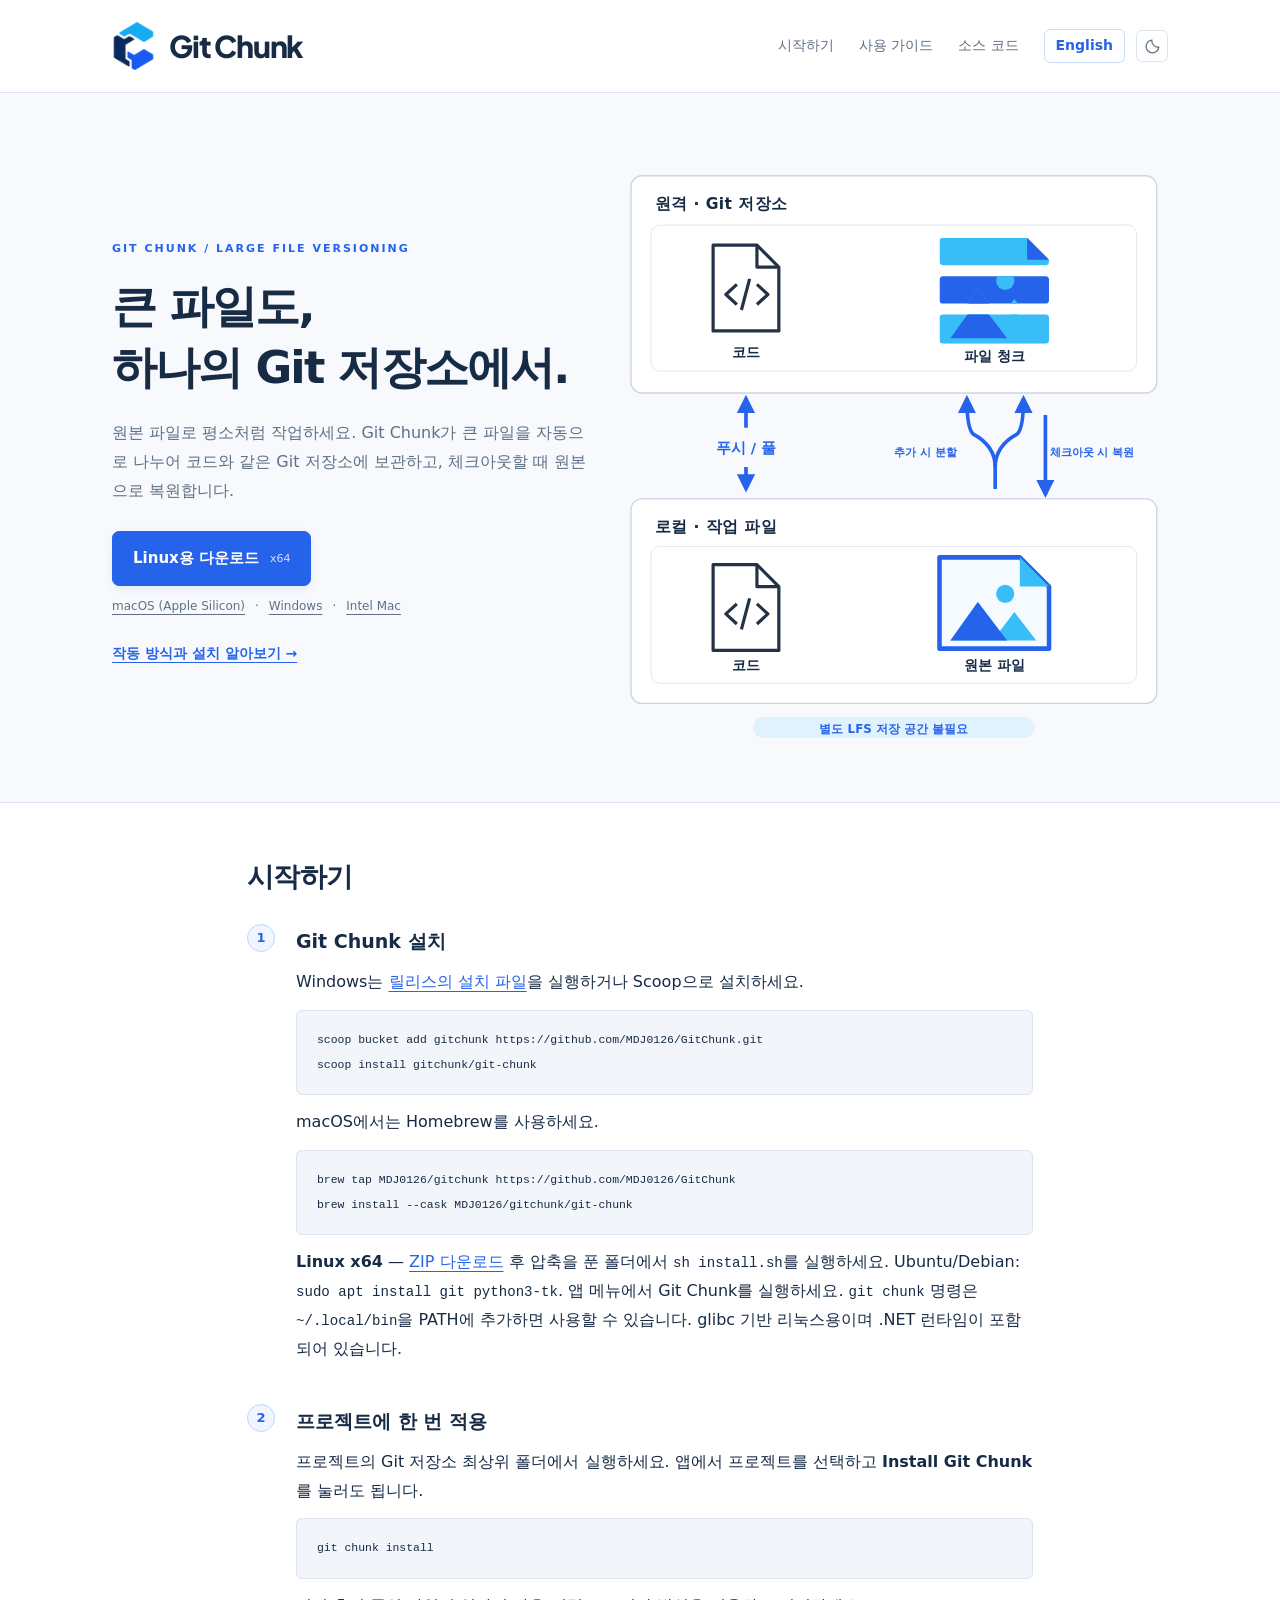
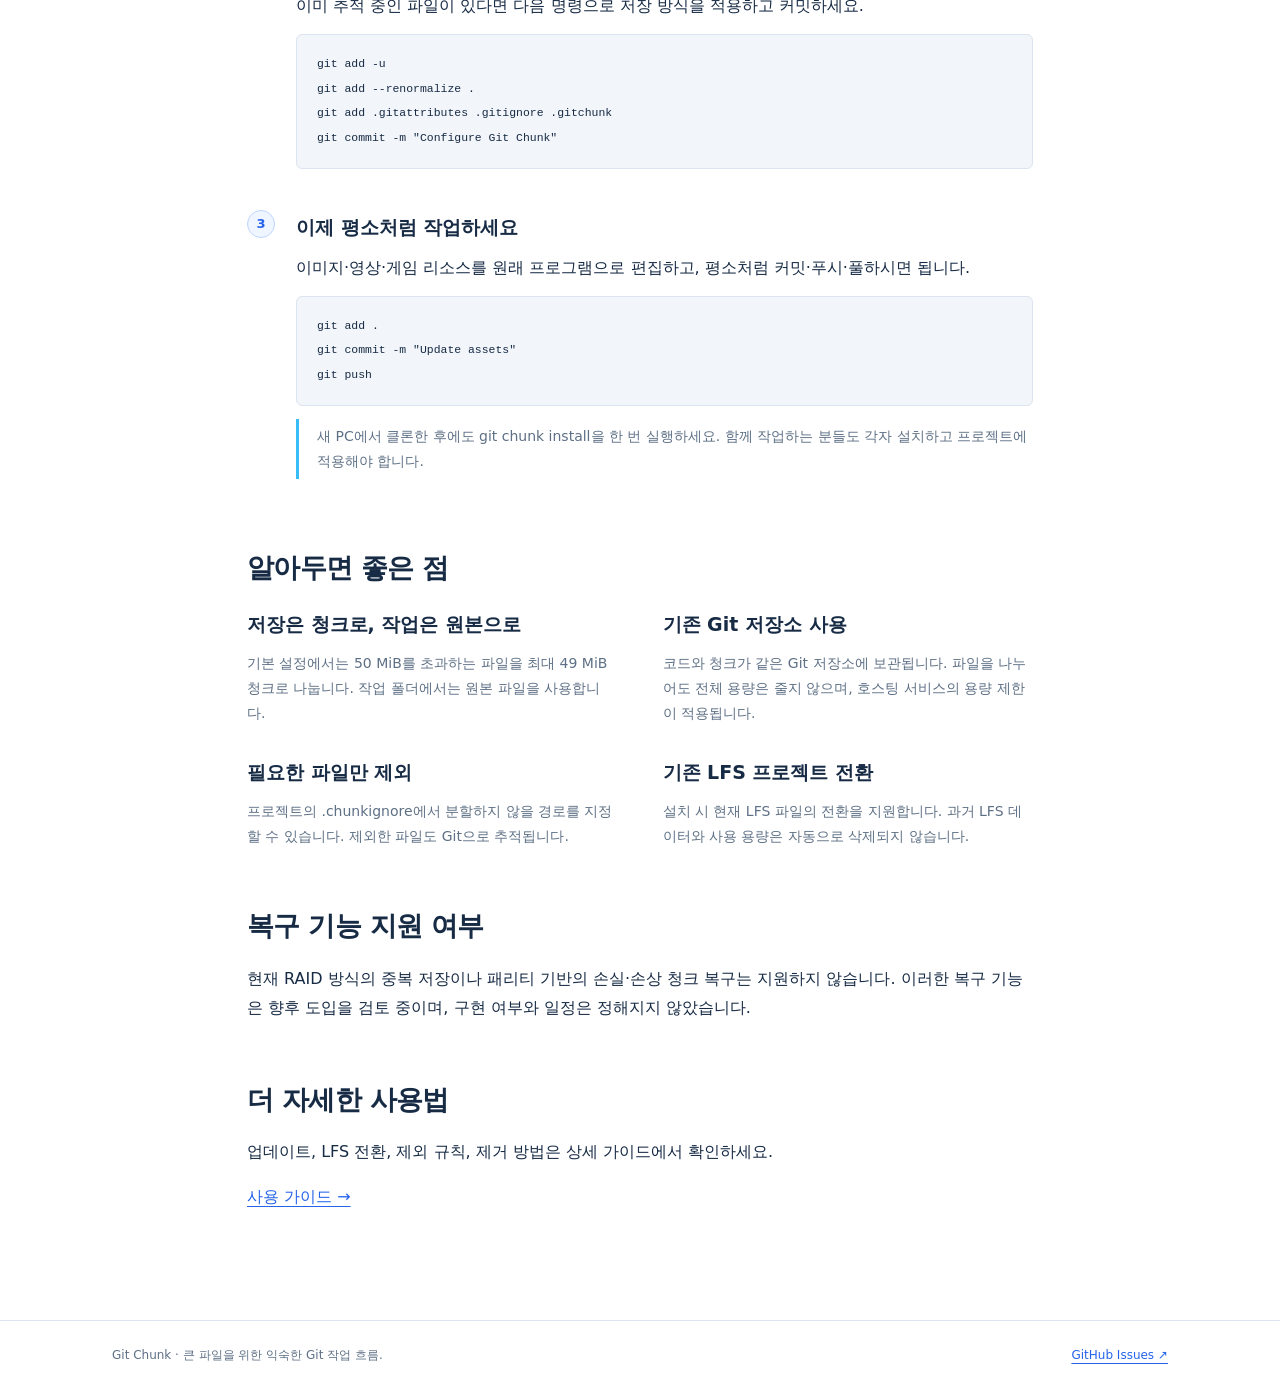
<file: docs/index.ko.html>
<!doctype html><html lang="ko"><head><meta charset="utf-8"><meta name="viewport" content="width=device-width,initial-scale=1"><title>Git Chunk — 사용 안내</title><meta name="description" content="원본 파일로 평소처럼 작업하세요. Git Chunk가 큰 파일을 자동으로 나누어 코드와 같은 Git 저장소에 보관하고, 체크아웃할 때 원본으로 복원합니다."><link rel="icon" href="assets/git-chunk-symbol.svg" type="image/svg+xml"><script src="assets/theme.js"></script><script src="assets/download.js" defer></script><link rel="stylesheet" href="assets/site.css"><link rel="canonical" href="https://mdj0126.github.io/GitChunk/index.ko.html"><meta property="og:type" content="website"><meta property="og:site_name" content="Git Chunk"><meta property="og:title" content="Git Chunk — 사용 안내"><meta property="og:description" content="원본 파일로 평소처럼 작업하세요. Git Chunk가 큰 파일을 자동으로 나누어 코드와 같은 Git 저장소에 보관하고, 체크아웃할 때 원본으로 복원합니다."><meta property="og:url" content="https://mdj0126.github.io/GitChunk/index.ko.html"><meta property="og:locale" content="ko_KR"><meta property="og:image" content="https://mdj0126.github.io/GitChunk/assets/git-chunk-og.png"><meta property="og:image:type" content="image/png"><meta property="og:image:width" content="1733"><meta property="og:image:height" content="908"><meta property="og:image:alt" content="Git Chunk — Large files. One Git repository. A blue chunk logo and a file split into pieces."><meta name="twitter:card" content="summary_large_image"><meta name="twitter:title" content="Git Chunk — 사용 안내"><meta name="twitter:description" content="원본 파일로 평소처럼 작업하세요. Git Chunk가 큰 파일을 자동으로 나누어 코드와 같은 Git 저장소에 보관하고, 체크아웃할 때 원본으로 복원합니다."><meta name="twitter:image" content="https://mdj0126.github.io/GitChunk/assets/git-chunk-og.png"><meta name="twitter:image:alt" content="Git Chunk — Large files. One Git repository. A blue chunk logo and a file split into pieces."></head><body><header><div class="wrap header"><a class="brand" href="#" aria-label="Git Chunk"><img src="assets/git-chunk-symbol.svg" alt=""><span class="brand-name">Git Chunk</span></a><nav aria-label="주 메뉴"><a href="#getting-started">시작하기</a><a href="guide.ko.html">사용 가이드</a><a href="https://github.com/MDJ0126/GitChunk">소스 코드</a><a href="index.html" lang="en" hreflang="en" class="language-switch" aria-label="View in English">English</a><button class="theme-toggle" type="button" aria-label="Switch to dark mode" aria-pressed="false"><svg class="moon-icon" width="17" height="17" viewBox="0 0 24 24" fill="none" stroke="currentColor" stroke-width="1.8" aria-hidden="true"><path d="M20.9 13A9 9 0 0 1 11 3.1 9 9 0 1 0 20.9 13Z"/></svg><svg class="sun-icon" width="17" height="17" viewBox="0 0 24 24" fill="none" stroke="currentColor" stroke-width="1.8" aria-hidden="true"><circle cx="12" cy="12" r="4"/><path d="M12 2v2m0 16v2M2 12h2m16 0h2M5 5l1.5 1.5m11 11L19 19M5 19l1.5-1.5m11-11L19 5"/></svg></button></nav></div></header><main><div class="hero"><div class="wrap hero-inner"><div class="intro"><span class="eyebrow">Git Chunk / Large file versioning</span><h1>큰 파일도,<br>하나의 Git 저장소에서.</h1><p>원본 파일로 평소처럼 작업하세요. Git Chunk가 큰 파일을 자동으로 나누어 코드와 같은 Git 저장소에 보관하고, 체크아웃할 때 원본으로 복원합니다.</p><div class="download-actions"><a class="download-button" href="https://github.com/MDJ0126/GitChunk/releases/latest/download/GitChunk-Setup-win-x64.exe"><svg width="20" height="20" viewBox="0 0 24 24" fill="none" stroke="currentColor" stroke-width="2" aria-hidden="true"><path d="M12 3v12m-5-5 5 5 5-5M4 16v5h16v-5"/></svg>Windows용 다운로드<span>x64</span></a><div class="download-alternatives"><span>macOS:</span> <a href="https://github.com/MDJ0126/GitChunk/releases/latest/download/GitChunk-osx-arm64.zip">Apple Silicon</a><span aria-hidden="true">·</span><a href="https://github.com/MDJ0126/GitChunk/releases/latest/download/GitChunk-osx-x64.zip">Intel</a><span aria-hidden="true">·</span><a href="https://github.com/MDJ0126/GitChunk/releases/latest/download/GitChunk-linux-x64.zip">Linux x64</a></div></div><a class="text-link" href="#getting-started">작동 방식과 설치 알아보기 →</a></div><svg class="workflow" xmlns="http://www.w3.org/2000/svg" viewBox="0 0 600 630" role="img" aria-labelledby="workflow-title"><title id="workflow-title">원격 · Git 저장소: 코드, 파일 청크 / 로컬 · 작업 파일: 원본 파일</title><defs><marker id="arrow" viewBox="0 0 10 10" refX="8" refY="5" markerWidth="5" markerHeight="5" orient="auto-start-reverse"><path d="M0 0 10 5 0 10Z" fill="#2563eb"/></marker><g id="document" fill="none" stroke="#233347" stroke-width="3.5" stroke-linejoin="round"><path d="M0 0H48L72 24V94H0Z"/><path d="M48 0V24H72"/><path d="m26 43-12 11 12 11m22-22 12 11-12 11m-8-28-9 34"/></g><g id="landscape"><circle cx="72" cy="35" r="10" fill="#38bdf8"/><path d="m12 86 30-42 24 32 16-21 24 31Z" fill="#38bdf8"/><path d="m12 86 30-42 32 42Z" fill="#2563eb"/></g><clipPath id="top"><rect width="120" height="30" rx="4"/></clipPath><clipPath id="mid"><rect y="30" width="120" height="30" rx="4"/></clipPath><clipPath id="bottom"><rect y="60" width="120" height="32" rx="4"/></clipPath></defs><rect x="12" y="14" width="576" height="238" rx="12" fill="#fff" stroke="#cdd6e2" stroke-width="1.5"/><text class="box-title" x="38" y="50">원격 · Git 저장소</text><rect x="34" y="68" width="532" height="160" rx="10" fill="none" stroke="#e1e6ed"/><use href="#document" x="102" y="90"/><text x="138" y="212">코드</text><g transform="translate(350 82)"><g clip-path="url(#top)"><path d="M0 0H96L120 24V92H0Z" fill="#38bdf8"/><path d="M96 0V24H120" fill="#2563eb"/></g><g transform="translate(0 12)" clip-path="url(#mid)"><rect width="120" height="92" fill="#2563eb"/><use href="#landscape"/></g><g transform="translate(0 24)" clip-path="url(#bottom)"><rect width="120" height="92" fill="#38bdf8"/><use href="#landscape"/></g></g><text x="410" y="217">파일 청크</text><rect x="12" y="368" width="576" height="224" rx="12" fill="#fff" stroke="#cdd6e2" stroke-width="1.5"/><text class="box-title" x="38" y="404">로컬 · 작업 파일</text><rect x="34" y="420" width="532" height="150" rx="10" fill="none" stroke="#e1e6ed"/><use href="#document" x="102" y="440"/><text x="138" y="555">코드</text><g transform="translate(350 432)"><path d="M0 0H88L120 32V100H0Z" fill="#f5faff" stroke="#2563eb" stroke-width="5" stroke-linejoin="round"/><path d="M88 0V32H120" fill="#38bdf8"/><use href="#landscape" y="5"/></g><text x="410" y="555">원본 파일</text><g fill="none" stroke="#2563eb" stroke-width="4" marker-start="url(#arrow)" marker-end="url(#arrow)"><path d="M138 258V290M138 333V357"/></g><text class="flow-label" x="138" y="318">푸시 / 풀</text><g fill="none" stroke="#2563eb" stroke-width="4" marker-end="url(#arrow)"><path d="M411 357V333Q411 310 387 297Q380 291 380 258"/><path d="M411 333Q411 310 435 297Q442 291 442 258"/><path d="M466 276V363"/></g><text class="flow-label small" x="335" y="321">추가 시 분할</text><text class="flow-label small" x="517" y="321">체크아웃 시 복원</text><rect x="146" y="607" width="308" height="23" rx="11" fill="#e0f2fe"/><text class="pill-label" x="300" y="624">별도 LFS 저장 공간 불필요</text></svg></div></div><div class="wrap content"><section id="getting-started"><h2>시작하기</h2><div class="step"><span class="number">1</span><div><h3>Git Chunk 설치</h3><p>Windows는 <a href="https://github.com/MDJ0126/GitChunk/releases/latest/download/GitChunk-Setup-win-x64.exe">릴리스의 설치 파일</a>을 실행하거나 Scoop으로 설치하세요.</p><pre><code>scoop bucket add gitchunk https://github.com/MDJ0126/GitChunk.git
scoop install gitchunk/git-chunk</code></pre><p>macOS에서는 Homebrew를 사용하세요.</p><pre><code>brew tap MDJ0126/gitchunk https://github.com/MDJ0126/GitChunk
brew install --cask MDJ0126/gitchunk/git-chunk</code></pre><p><strong>Linux x64</strong> — <a href="https://github.com/MDJ0126/GitChunk/releases/latest/download/GitChunk-linux-x64.zip">ZIP 다운로드</a> 후 압축을 푼 폴더에서 <code>sh install.sh</code>를 실행하세요. Ubuntu/Debian: <code>sudo apt install git python3-tk</code>. 앱 메뉴에서 Git Chunk를 실행하세요. <code>git chunk</code> 명령은 <code>~/.local/bin</code>을 PATH에 추가하면 사용할 수 있습니다. glibc 기반 리눅스용이며 .NET 런타임이 포함되어 있습니다.</p></div></div><div class="step"><span class="number">2</span><div><h3>프로젝트에 한 번 적용</h3><p>프로젝트의 Git 저장소 최상위 폴더에서 실행하세요. 앱에서 프로젝트를 선택하고 <strong>Install Git Chunk</strong>를 눌러도 됩니다.</p><pre><code>git chunk install</code></pre><p>이미 추적 중인 파일이 있다면 다음 명령으로 저장 방식을 적용하고 커밋하세요.</p><pre><code>git add -u
git add --renormalize .
git add .gitattributes .gitignore .gitchunk
git commit -m "Configure Git Chunk"</code></pre></div></div><div class="step"><span class="number">3</span><div><h3>이제 평소처럼 작업하세요</h3><p>이미지·영상·게임 리소스를 원래 프로그램으로 편집하고, 평소처럼 커밋·푸시·풀하시면 됩니다.</p><pre><code>git add .
git commit -m "Update assets"
git push</code></pre><p class="note">새 PC에서 클론한 후에도 git chunk install을 한 번 실행하세요. 함께 작업하는 분들도 각자 설치하고 프로젝트에 적용해야 합니다.</p></div></div></section><section><h2>알아두면 좋은 점</h2><div class="facts"><div><h3>저장은 청크로, 작업은 원본으로</h3><p>기본 설정에서는 50 MiB를 초과하는 파일을 최대 49 MiB 청크로 나눕니다. 작업 폴더에서는 원본 파일을 사용합니다.</p></div><div><h3>기존 Git 저장소 사용</h3><p>코드와 청크가 같은 Git 저장소에 보관됩니다. 파일을 나누어도 전체 용량은 줄지 않으며, 호스팅 서비스의 용량 제한이 적용됩니다.</p></div><div><h3>필요한 파일만 제외</h3><p>프로젝트의 .chunkignore에서 분할하지 않을 경로를 지정할 수 있습니다. 제외한 파일도 Git으로 추적됩니다.</p></div><div><h3>기존 LFS 프로젝트 전환</h3><p>설치 시 현재 LFS 파일의 전환을 지원합니다. 과거 LFS 데이터와 사용 용량은 자동으로 삭제되지 않습니다.</p></div></div></section><section><h2>복구 기능 지원 여부</h2><p>현재 RAID 방식의 중복 저장이나 패리티 기반의 손실·손상 청크 복구는 지원하지 않습니다. 이러한 복구 기능은 향후 도입을 검토 중이며, 구현 여부와 일정은 정해지지 않았습니다.</p></section><section><h2>더 자세한 사용법</h2><p>업데이트, LFS 전환, 제외 규칙, 제거 방법은 상세 가이드에서 확인하세요.</p><a href="guide.ko.html">사용 가이드 →</a></section></div></main><footer><div class="wrap footer-inner"><span>Git Chunk · 큰 파일을 위한 익숙한 Git 작업 흐름.</span><a href="https://github.com/MDJ0126/GitChunk/issues">GitHub Issues ↗</a></div></footer></body></html>
</file>
<file: docs/assets/site.css>
@font-face{font-family:"Plus Jakarta Sans";src:url("fonts/PlusJakartaSans.ttf") format("truetype");font-style:normal;font-weight:200 800;font-display:swap}
:root{--ink:#172b45;--muted:#5e7085;--blue:#2563eb;--sky:#38bdf8;--line:#dce5ef;--paper:#f7f9fc}*{box-sizing:border-box}html{scroll-behavior:smooth;scroll-padding-top:30px}body{margin:0;color:var(--ink);background:white;font:16px/1.8 system-ui,-apple-system,"Segoe UI","Malgun Gothic",sans-serif}a{color:var(--blue);text-underline-offset:4px}header{border-bottom:1px solid var(--line)}.wrap{max-width:1120px;margin:auto;padding:0 32px}.header{display:flex;align-items:center;justify-content:space-between;gap:28px;min-height:92px}.brand{display:inline-flex;align-items:center;gap:13px;color:var(--ink);font-size:29px;letter-spacing:-1px;font-weight:780;text-decoration:none;white-space:nowrap}.brand img{width:43px;height:48px}nav{display:flex;gap:25px;font-size:14px}nav a{text-decoration:none;color:var(--muted)}nav a:hover{color:var(--blue)}.hero{background:var(--paper);border-bottom:1px solid var(--line)}.hero-inner{display:grid;grid-template-columns:1fr 1.05fr;gap:48px;align-items:center;padding-top:70px;padding-bottom:64px}.eyebrow{text-transform:uppercase;letter-spacing:2px;font-size:11px;font-weight:750;color:var(--blue)}h1{font-size:clamp(32px,3.5vw,46px);line-height:1.35;letter-spacing:-1.8px;margin:15px 0 21px}h2{font-size:27px;letter-spacing:-.7px;line-height:1.4;margin:0 0 20px}h3{font-size:19px;margin:0 0 10px}.intro p{color:var(--muted);margin:0 0 19px;font-size:16px}.text-link{font-size:14px;font-weight:650}.diagram{padding:24px;border:1px solid var(--line);border-radius:12px;background:#fff}.repo-label{font-size:11px;letter-spacing:1px;font-weight:750;color:var(--muted)}.repo-content{display:flex;align-items:center;justify-content:space-around;padding:20px 0 12px;gap:20px}.item{text-align:center;font-size:12px}.code{display:grid;place-items:center;width:55px;height:66px;border:2px solid #8a9aaf;border-radius:5px;color:#64748b;font:700 23px monospace;margin:0 auto 8px}.chunks{width:94px;display:grid;gap:6px;margin:0 auto 8px}.chunks span{height:17px;background:var(--sky);border-radius:2px}.chunks span:nth-child(2){background:var(--blue)}.chunks span:last-child{background:#173c70}.flow{display:grid;grid-template-columns:1fr 1fr;gap:15px;margin:9px 0 14px;text-align:center;color:var(--blue);font-size:11px}.flow b{font-size:24px;display:block;line-height:1.3}.local{border-top:1px dashed var(--line);padding-top:18px}.original{width:55px;height:66px;margin:0 auto 8px;border-radius:4px;background:linear-gradient(135deg,var(--sky),var(--blue));display:grid;place-items:center;color:white;font-size:26px}.diagram-note{margin-top:14px;padding-top:14px;border-top:1px solid var(--line);text-align:center;color:var(--muted);font-size:12px}.content{max-width:850px;padding-top:55px;padding-bottom:50px}section{margin-bottom:58px}.step{display:grid;grid-template-columns:32px 1fr;gap:17px;margin:28px 0}.number{width:28px;height:28px;border:1px solid #bdd5ff;background:#eff6ff;color:var(--blue);border-radius:50%;text-align:center;line-height:26px;font-size:13px;font-weight:700}.step p{margin:0 0 12px}pre{background:#f2f5f9;border:1px solid var(--line);border-radius:6px;padding:17px 20px;overflow:auto;font:13px/1.9 ui-monospace,Consolas,monospace}code{font-family:ui-monospace,Consolas,monospace;font-size:.88em}.note{border-left:3px solid var(--sky);padding:5px 0 5px 18px;color:var(--muted);font-size:14px}.facts{display:grid;grid-template-columns:1fr 1fr;gap:28px 45px}.facts p{color:var(--muted);font-size:14px;margin:0}footer{border-top:1px solid var(--line);padding:24px 0;color:var(--muted);font-size:12px}.footer-inner{display:flex;justify-content:space-between;gap:20px}@media(max-width:760px){.wrap{padding-left:22px;padding-right:22px}.header{flex-wrap:wrap;padding-top:18px;padding-bottom:18px;gap:12px}nav{gap:18px;flex-wrap:wrap}.hero-inner{grid-template-columns:1fr;gap:30px;padding-top:35px;padding-bottom:35px}.facts{grid-template-columns:1fr}h1{font-size:35px}.footer-inner{display:block}}@media(prefers-reduced-motion:reduce){html{scroll-behavior:auto}}
/* Shared original wordmark and image-matched workflow. */
.brand{position:relative;display:block;width:285px;height:72px;overflow:hidden;flex-shrink:0}.brand img{position:absolute;width:330px;height:auto;max-width:none;left:-28px;top:-25px}.workflow{display:block;width:100%;height:auto;overflow:visible}.workflow text{font-family:system-ui,-apple-system,"Segoe UI","Malgun Gothic",sans-serif;font-size:15px;font-weight:600;text-anchor:middle;fill:#172b45}.workflow .box-title{text-anchor:start;font-size:17px;font-weight:750;letter-spacing:.5px}.workflow .flow-label{fill:#2563eb;font-size:16px}.workflow .small{font-size:12px}.workflow .pill-label{font-size:13px;fill:#2563eb}.hero-inner{grid-template-columns:1fr 1.15fr;gap:32px}.hero{background:#fafbfd}@media(max-width:760px){.hero-inner{grid-template-columns:1fr}.brand{width:260px}.workflow{max-width:600px;margin:auto}}

/* Keep the existing raster symbol; typeset the name as selectable text. */
.brand{position:static;display:inline-flex;align-items:center;gap:14px;width:auto;height:auto;min-height:68px;overflow:visible}.brand img{position:static;width:43px;height:52px;max-width:100%;object-fit:contain}.brand-name{font-family:"Plus Jakarta Sans",system-ui,sans-serif;font-size:30px;font-weight:800;line-height:1.15;letter-spacing:-1.2px;color:#172b45}@media(max-width:760px){.brand{width:auto}.brand-name{font-size:28px}}

.guide-layout{display:grid;grid-template-columns:205px minmax(0,1fr);gap:55px;padding-top:45px;padding-bottom:70px}.guide-toc{position:sticky;top:28px;align-self:start;display:grid;gap:12px;font-size:13px;line-height:1.6}.guide-toc strong{font-size:15px;margin-bottom:6px}.guide-toc a{color:var(--muted);text-decoration:none}.guide-toc a:hover{color:var(--blue)}.guide-article{min-width:0;max-width:780px}.guide-article h1{margin-top:8px;margin-bottom:30px}.guide-article h2{margin-top:45px;padding-top:20px;border-top:1px solid var(--line);scroll-margin-top:24px}.guide-article p,.guide-article li{overflow-wrap:anywhere}.guide-article p{margin:16px 0}.guide-article li{padding-left:5px;margin:8px 0}.guide-article code:not(pre code){background:#eff4fa;border-radius:3px;padding:2px 5px}@media(max-width:760px){.guide-layout{grid-template-columns:1fr;gap:30px;padding-top:30px}.guide-toc{position:static;padding-bottom:22px;border-bottom:1px solid var(--line)}.guide-article h1{font-size:34px}}

.download-actions{margin:26px 0 21px}.download-button{display:inline-flex;align-items:center;justify-content:center;gap:11px;padding:13px 20px;border:1px solid #2563eb;border-radius:7px;background:#2563eb;color:#fff;text-decoration:none;font-size:15px;font-weight:700;box-shadow:0 3px 8px #2563eb16;transition:background .15s}.download-button:hover{background:#1d4ed8}.download-button:focus-visible{outline:3px solid #38bdf8;outline-offset:4px}.download-button span{font-size:11px;font-weight:500;opacity:.8}.download-alternatives{display:flex;align-items:center;gap:10px;margin-top:10px;color:var(--muted);font-size:12px}.download-alternatives a{color:var(--muted)}@media(max-width:400px){.download-button{width:100%;padding:13px 10px}}

nav .language-switch{padding:3px 11px;border:1px solid #cbdcf6;border-radius:6px;color:var(--blue);font-weight:650;white-space:nowrap}nav{align-items:center}nav .language-switch:hover{background:#eff6ff}
/* Theme controls and dark palette shared by landing pages and guides. */
:root{color-scheme:light;--surface:#fff;--code-bg:#f2f5f9}
:root[data-theme="dark"]{color-scheme:dark;--ink:#e3edf9;--muted:#a5b5c9;--blue:#77adff;--sky:#5ccfff;--line:#2b3c52;--paper:#111c2c;--surface:#0c1523;--code-bg:#172338}
body{background:var(--surface)}.hero{background:var(--paper)}.brand-name{color:var(--ink)}pre{background:var(--code-bg)}
nav .theme-toggle{display:inline-flex;align-items:center;justify-content:center;flex-shrink:0;width:32px;height:32px;padding:0;margin-left:-14px;border:1px solid var(--line);border-radius:6px;color:var(--muted);background:transparent;cursor:pointer}
nav .theme-toggle:hover{color:var(--blue);background:var(--code-bg)}.theme-toggle:focus-visible{outline:2px solid var(--sky);outline-offset:3px}.sun-icon{display:none}[data-theme="dark"] .sun-icon{display:block}[data-theme="dark"] .moon-icon{display:none}
[data-theme="dark"] nav .language-switch{border-color:#38516f}[data-theme="dark"] nav .language-switch:hover{background:#172c45}[data-theme="dark"] .number{background:#172c45;border-color:#38516f}[data-theme="dark"] .guide-article code:not(pre code){background:var(--code-bg)}
[data-theme="dark"] .workflow text{fill:var(--ink)}[data-theme="dark"] .workflow .flow-label,[data-theme="dark"] .workflow .pill-label{fill:var(--blue)}
[data-theme="dark"] .workflow rect[fill="#fff"]{fill:#142134}[data-theme="dark"] .workflow rect[stroke="#cdd6e2"],[data-theme="dark"] .workflow rect[stroke="#e1e6ed"]{stroke:#34475e}
[data-theme="dark"] .workflow #document{stroke:#c8d7e9}[data-theme="dark"] .workflow path[fill="#f5faff"]{fill:#172c45}[data-theme="dark"] .workflow rect[fill="#e0f2fe"]{fill:#172f4c}
[data-theme="dark"] .workflow g[stroke="#2563eb"]{stroke:#77adff}[data-theme="dark"] .workflow #arrow path{fill:#77adff}
[data-theme="dark"] .download-button{background:#2563eb;color:#fff}[data-theme="dark"] .download-button:hover{background:#1d4ed8}
@media(max-width:760px){nav .theme-toggle{margin-left:-7px}}
</file>
